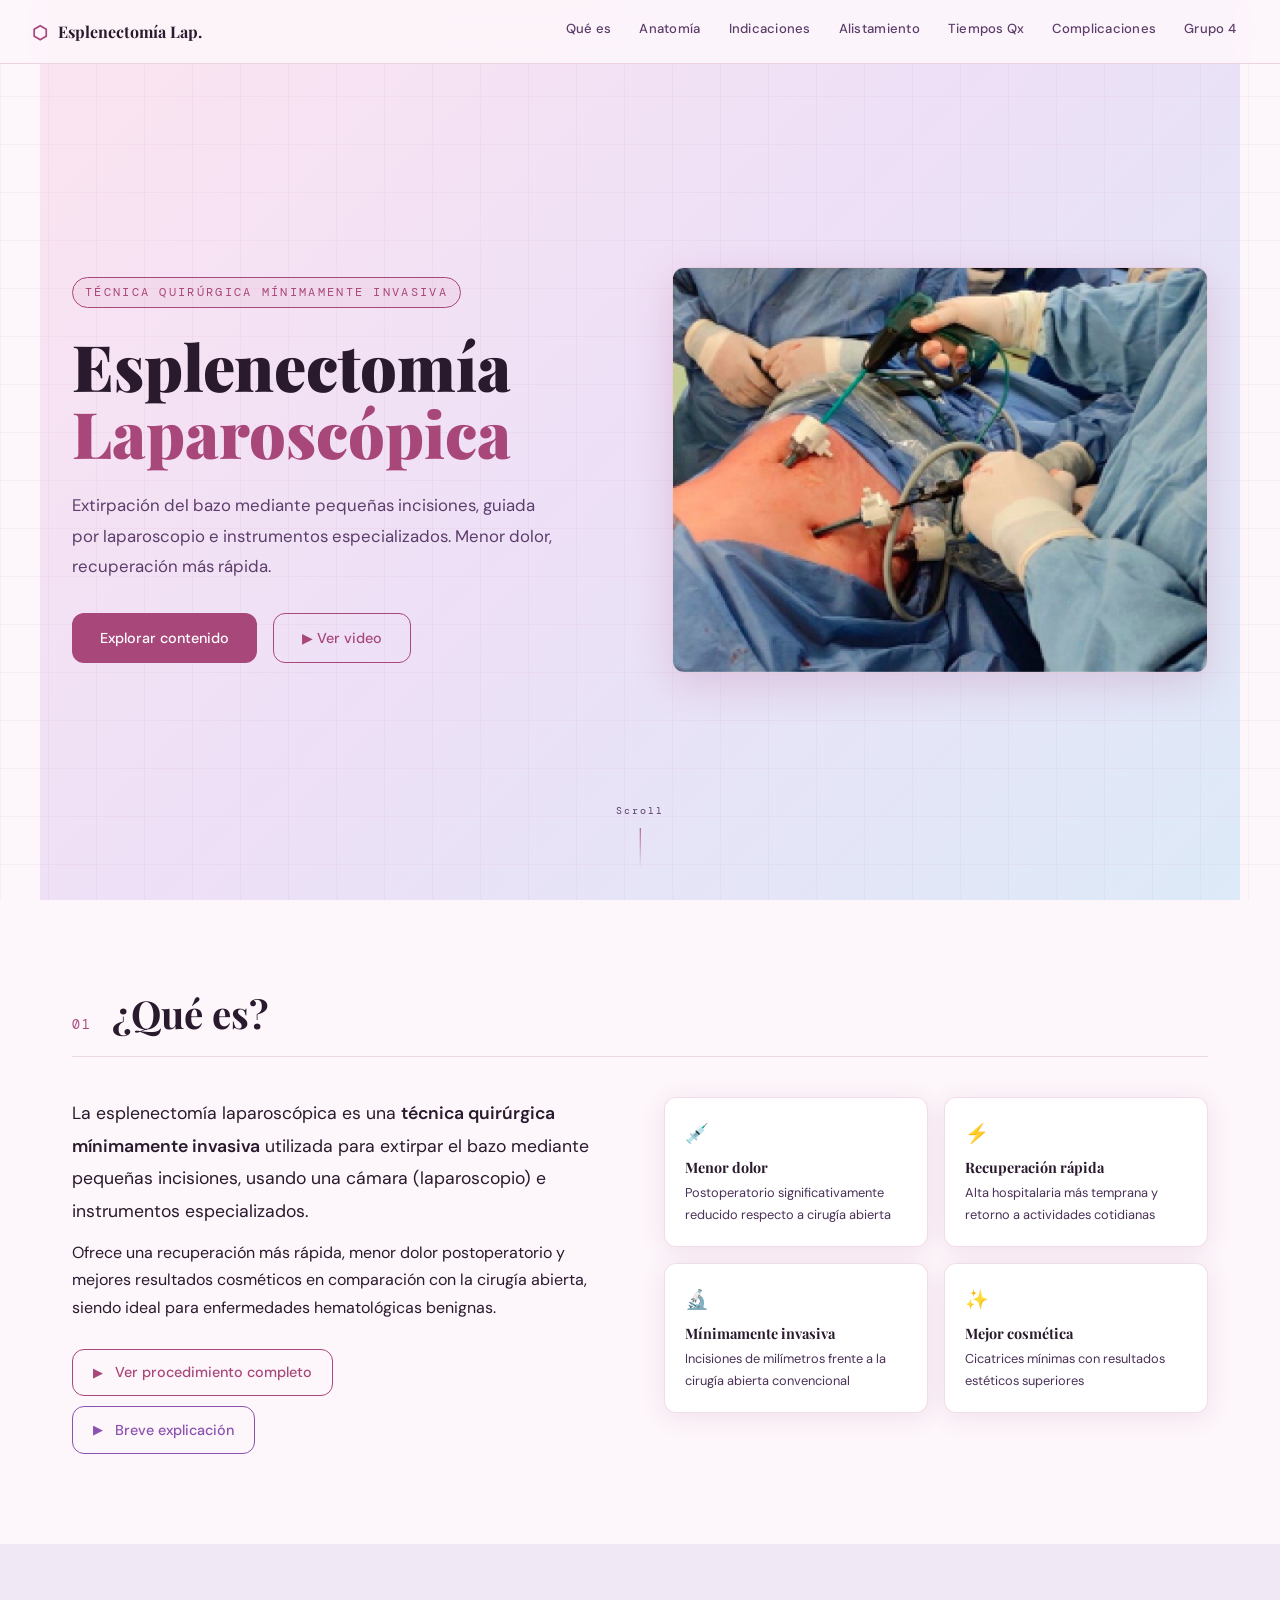
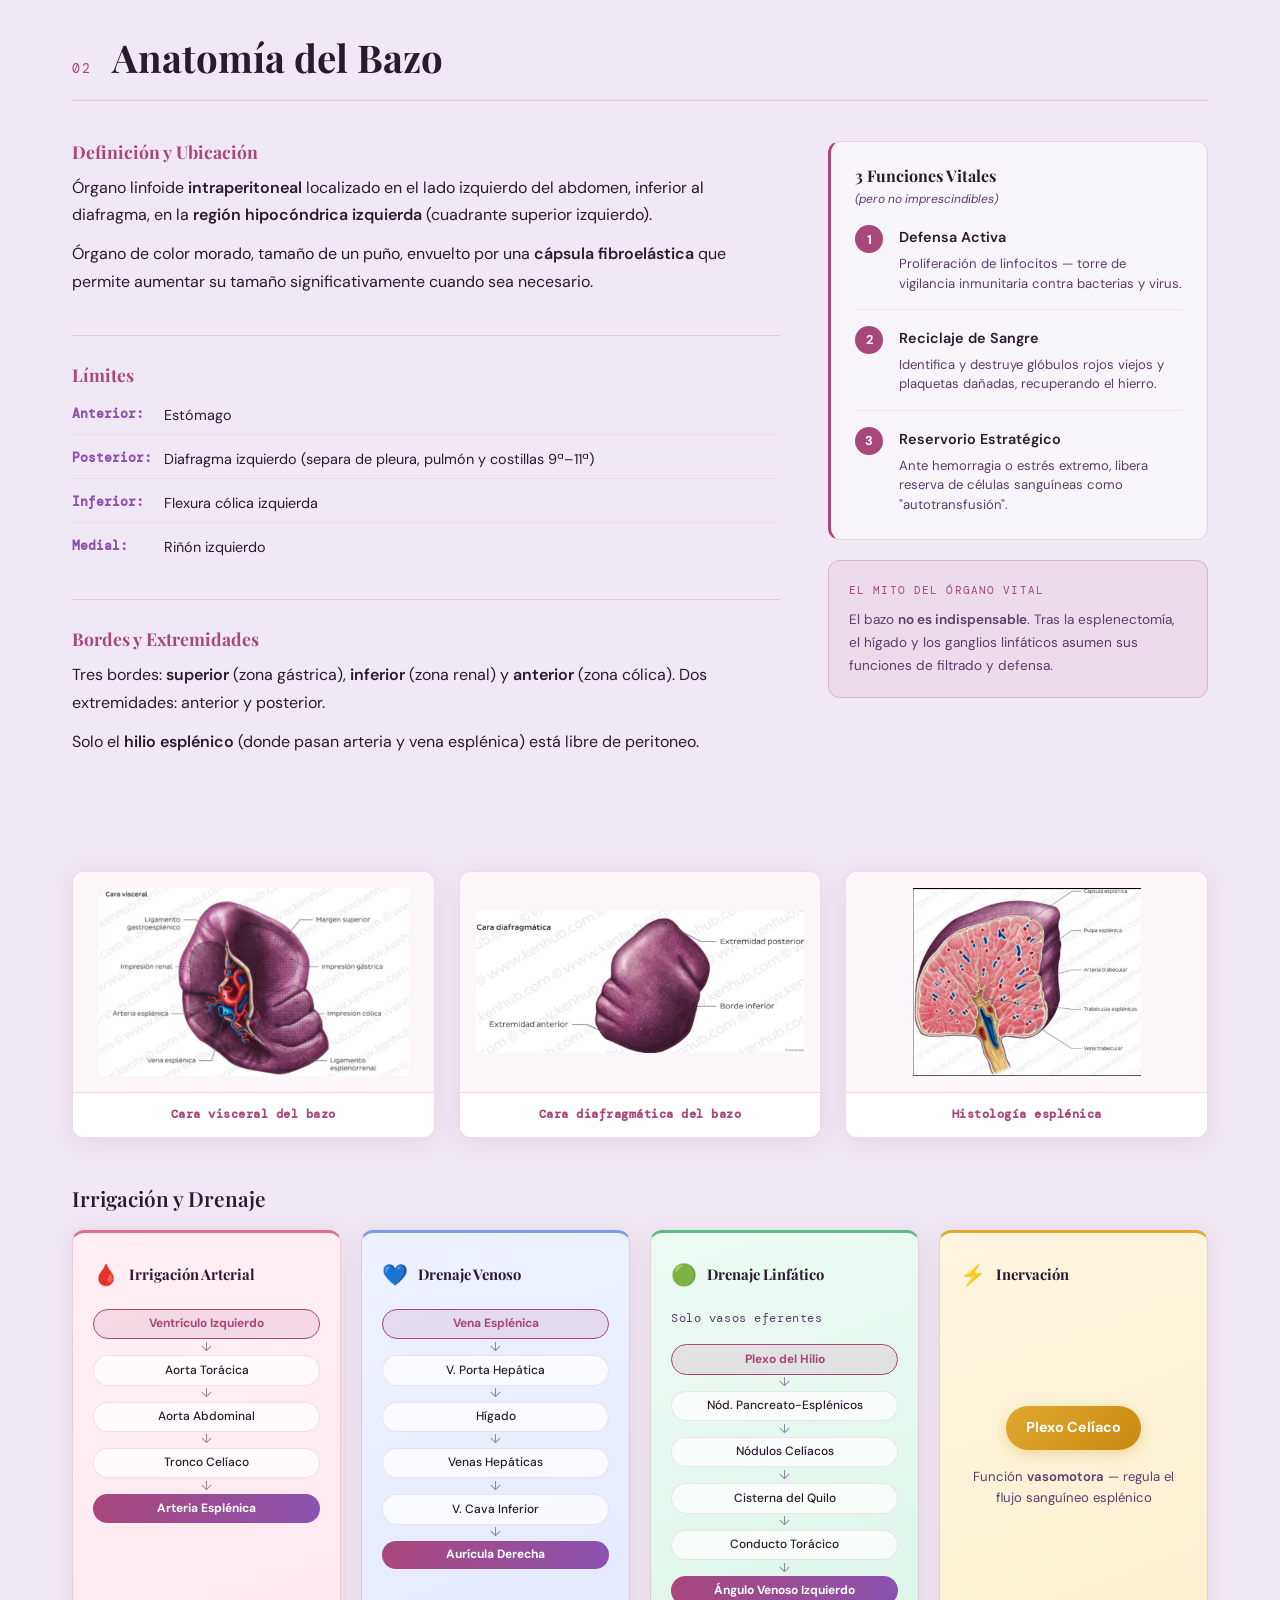
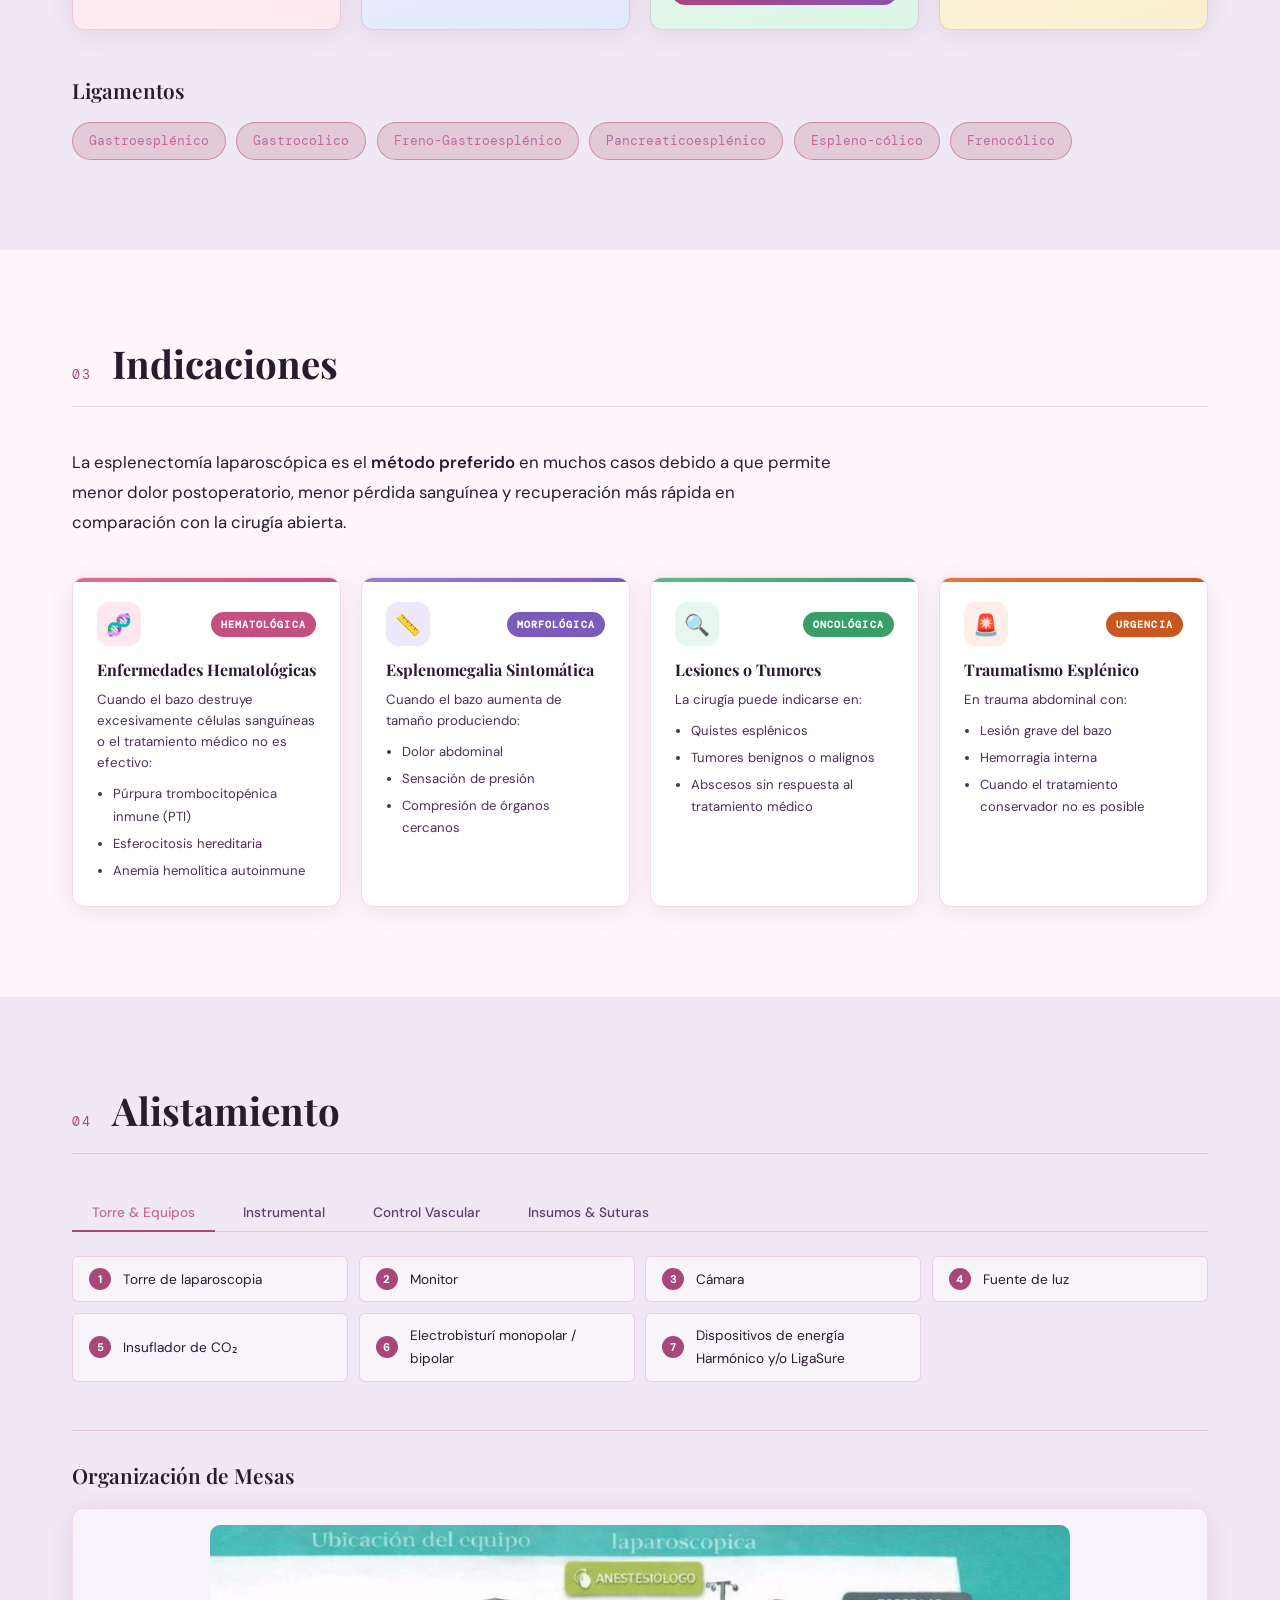
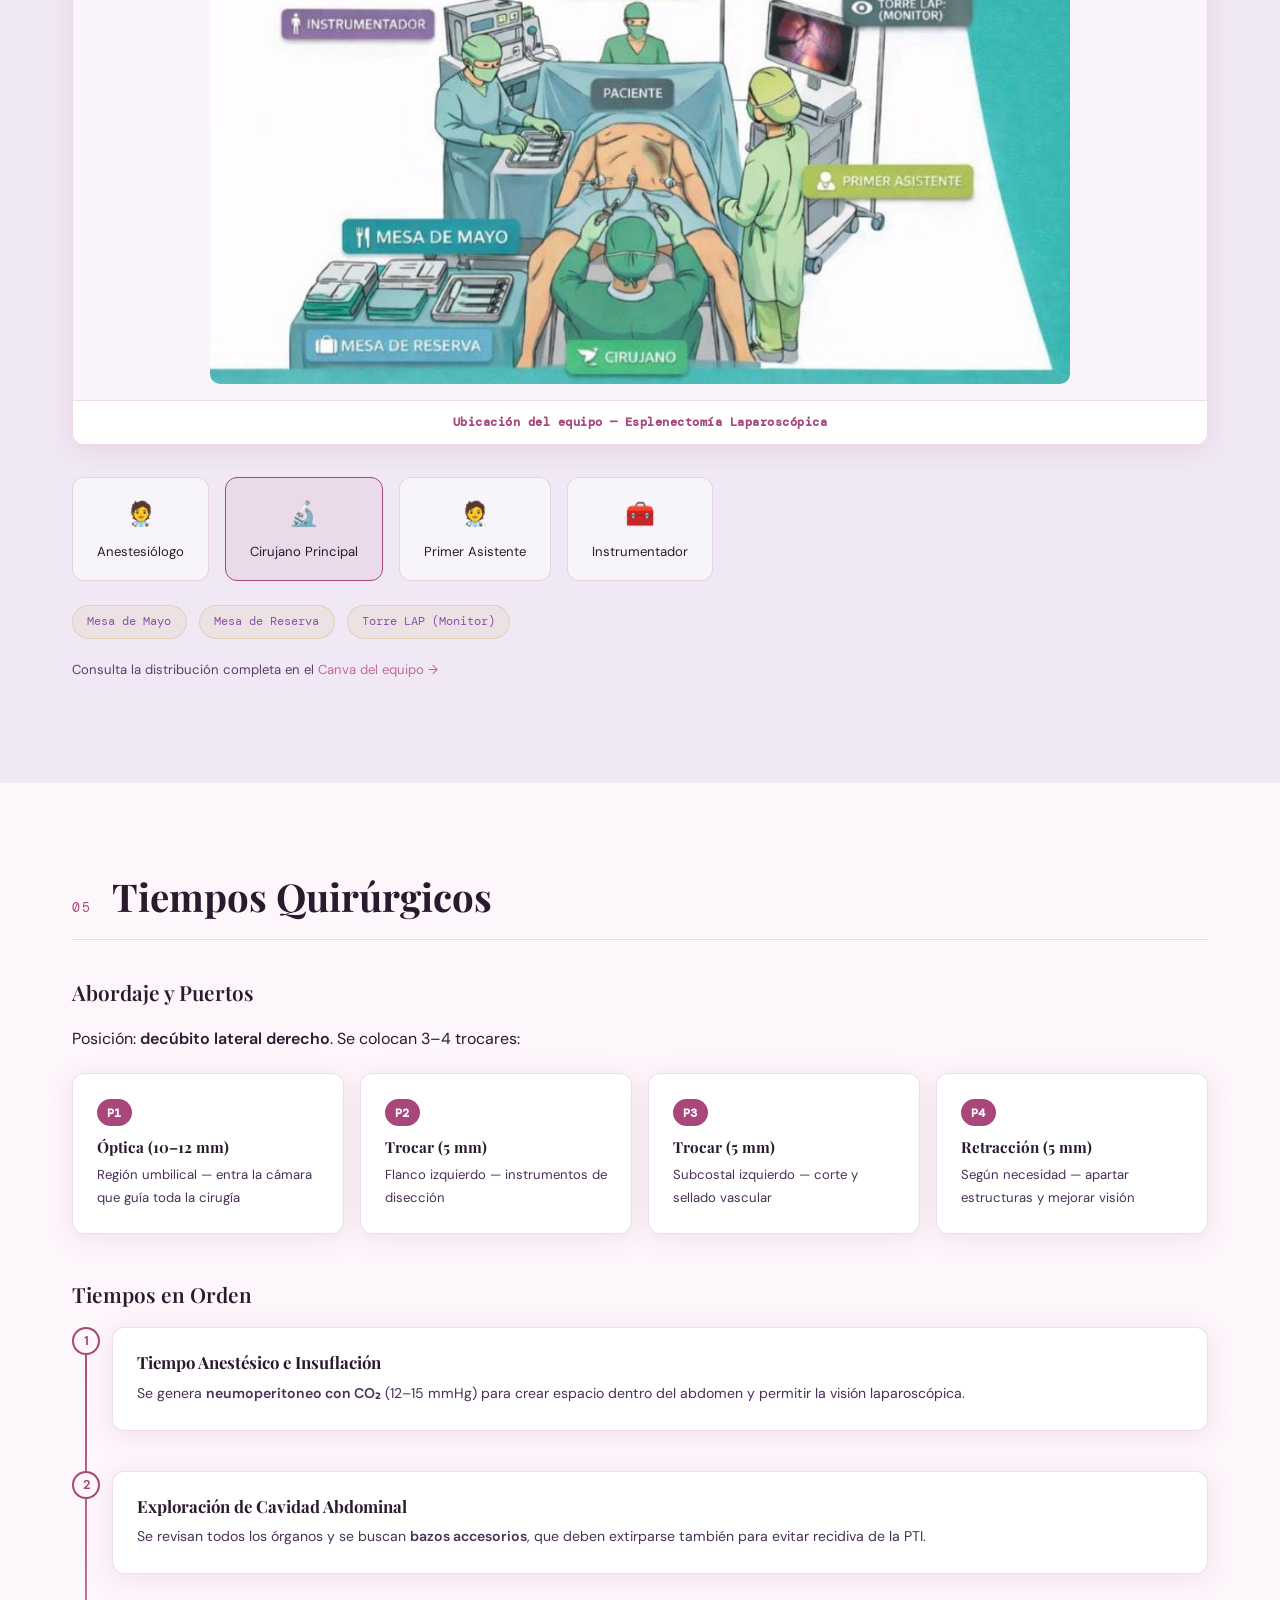
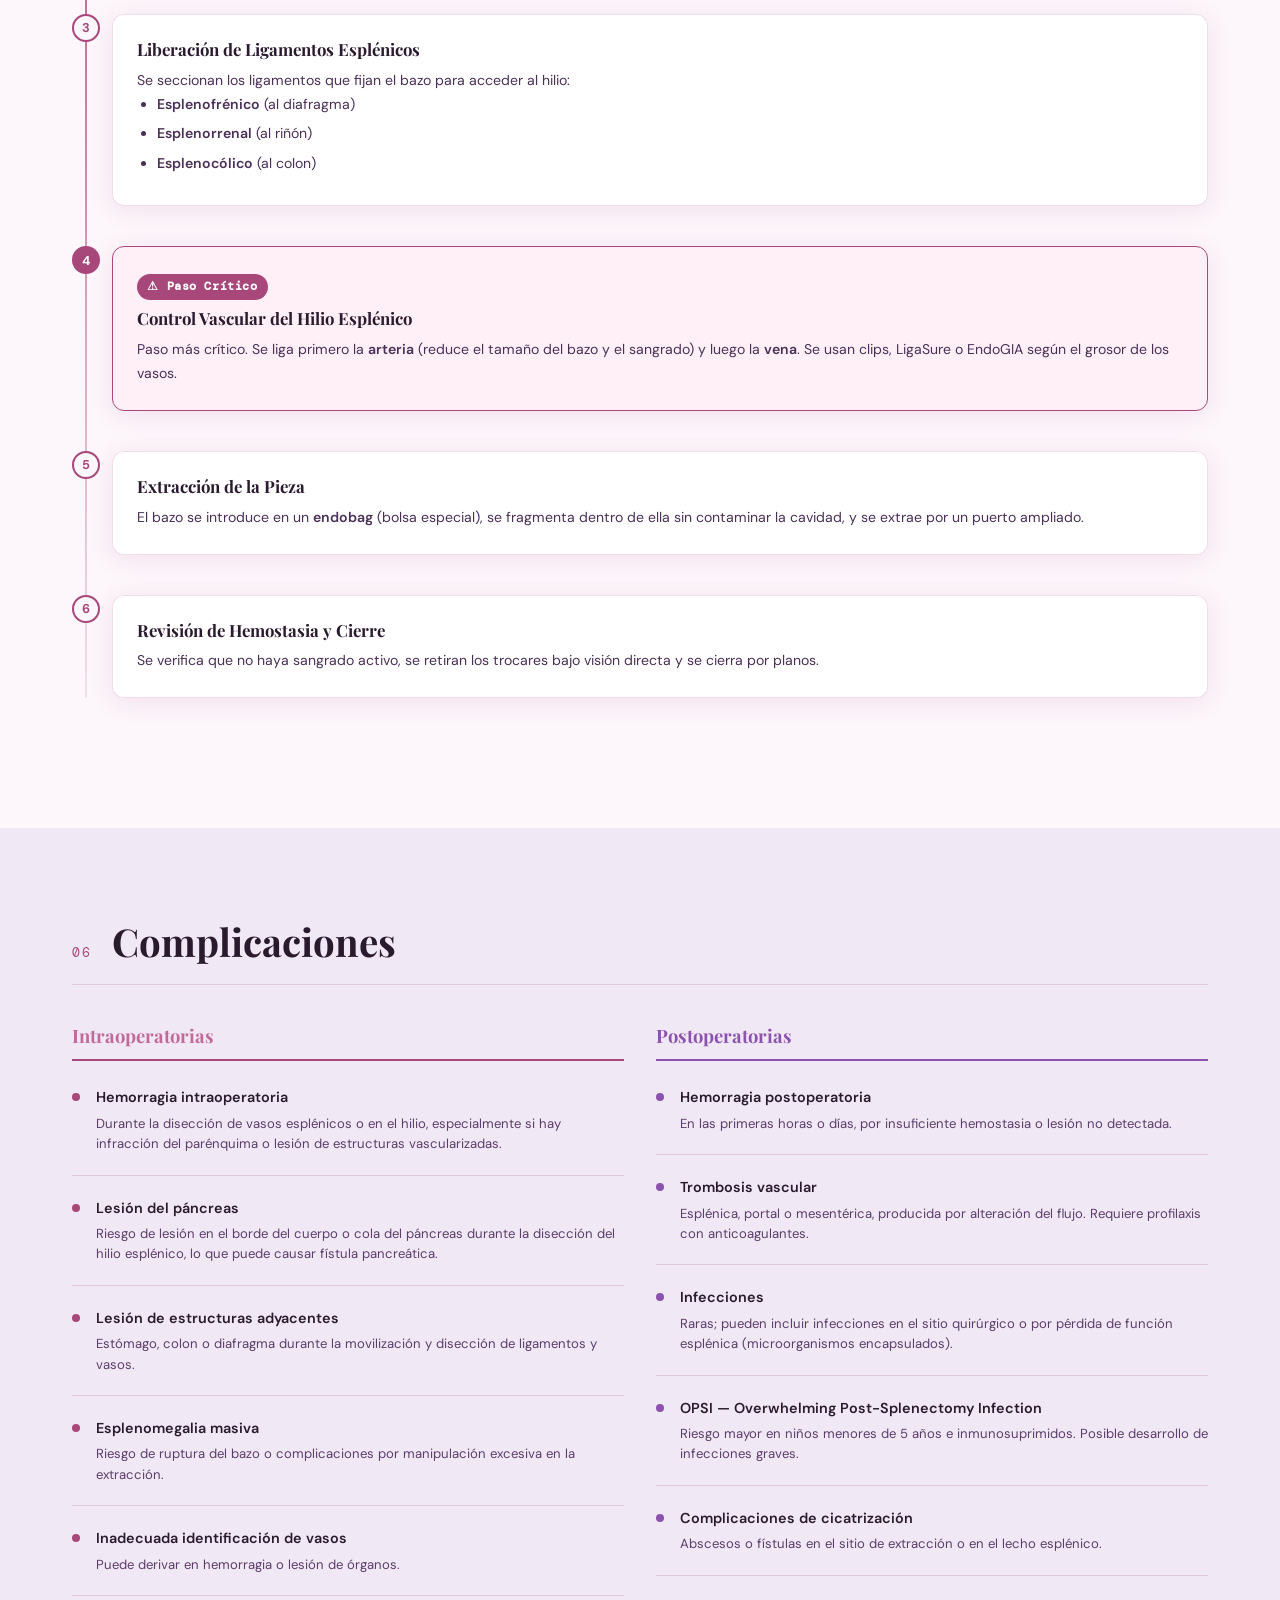
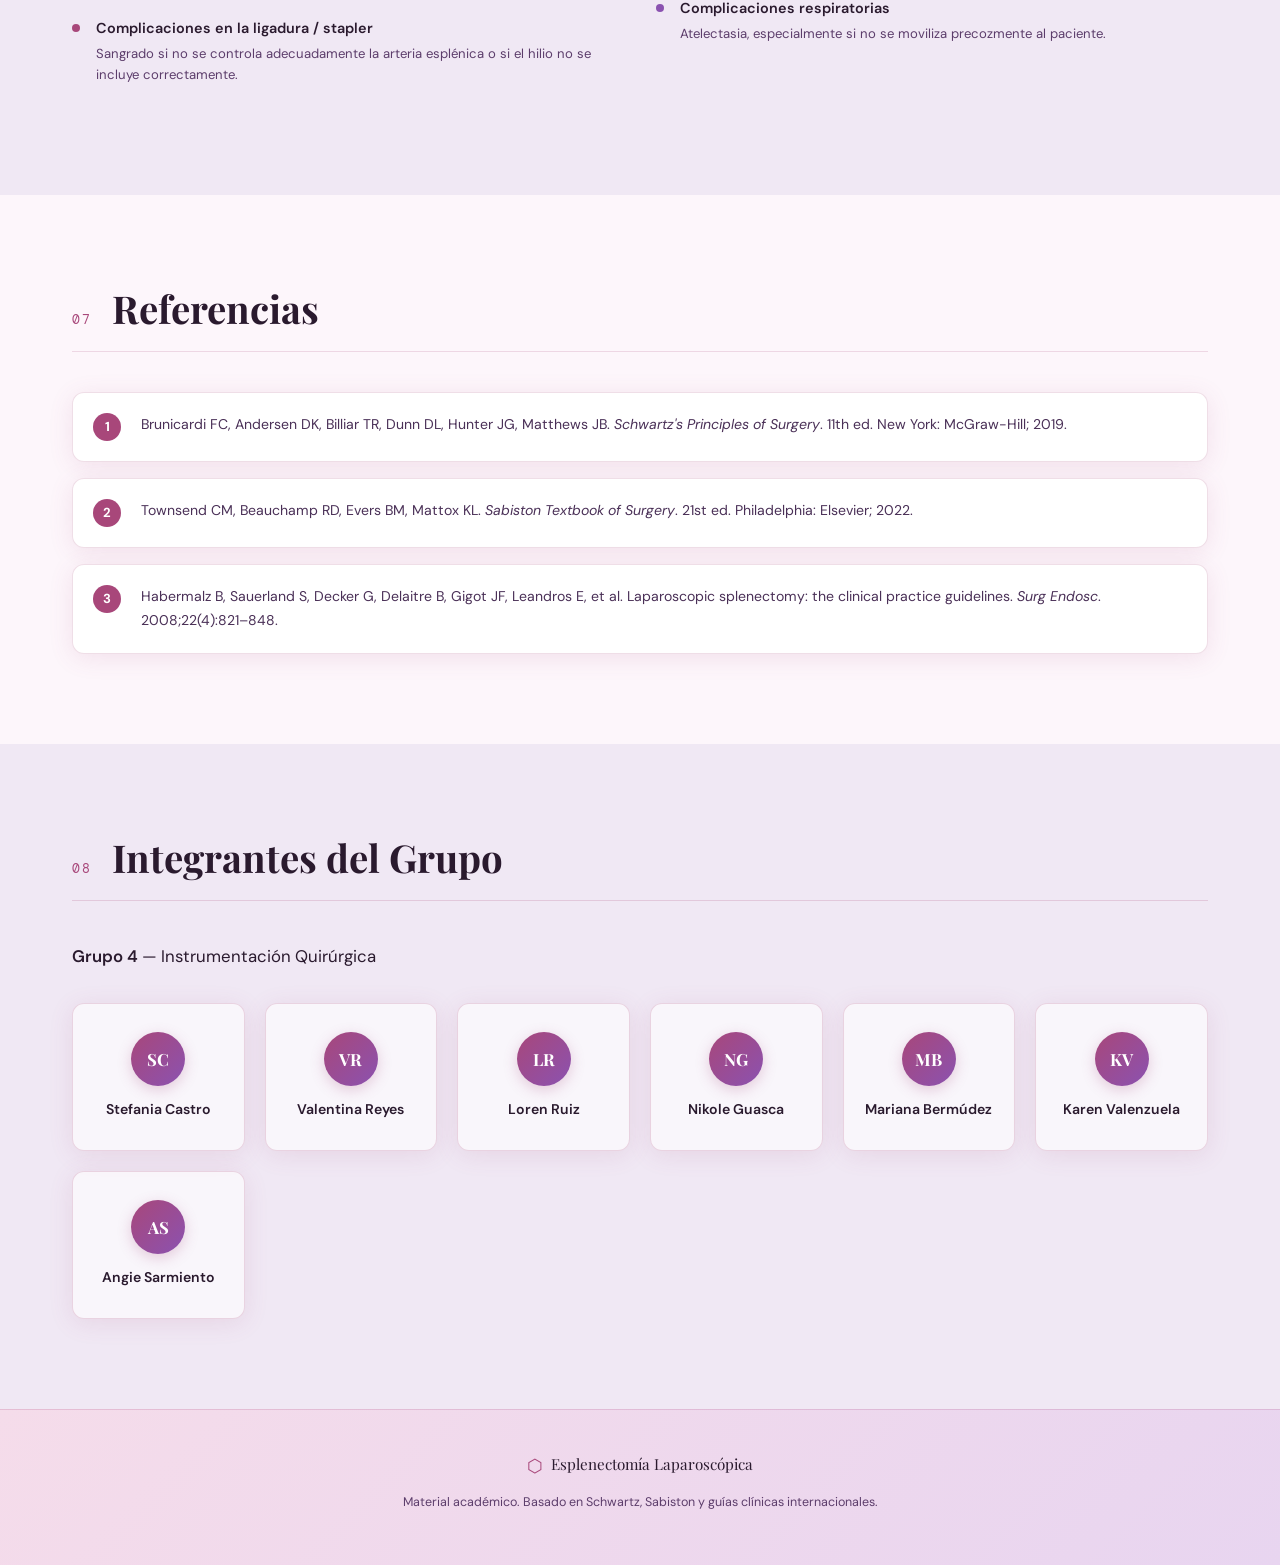
<file: esplenectomia-web/index.html>
<!DOCTYPE html>
<html lang="es">
<head>
  <meta charset="UTF-8" />
  <meta name="viewport" content="width=device-width, initial-scale=1.0"/>
  <title>Esplenectomía Laparoscópica</title>
  <link rel="stylesheet" href="css/styles.css"/>
  <link rel="preconnect" href="https://fonts.googleapis.com"/>
  <link rel="preconnect" href="https://fonts.gstatic.com" crossorigin/>
  <link href="https://fonts.googleapis.com/css2?family=Playfair+Display:wght@400;700;900&family=DM+Sans:wght@300;400;500&family=DM+Mono:wght@400;500&display=swap" rel="stylesheet"/>
</head>
<body>

  <!-- NAV -->
  <nav class="navbar" id="navbar">
    <div class="nav-logo">
      <span class="nav-icon">⬡</span>
      <span>Esplenectomía Lap.</span>
    </div>
    <ul class="nav-links">
      <li><a href="#que-es">Qué es</a></li>
      <li><a href="#anatomia">Anatomía</a></li>
      <li><a href="#indicaciones">Indicaciones</a></li>
      <li><a href="#alistamiento">Alistamiento</a></li>
      <li><a href="#tiempos">Tiempos Qx</a></li>
      <li><a href="#complicaciones">Complicaciones</a></li>
      <li><a href="#integrantes">Grupo 4</a></li>
    </ul>
    <button class="nav-toggle" id="navToggle">☰</button>
  </nav>

  <!-- HERO -->
  <header class="hero" id="home">
    <div class="hero-bg-grid"></div>
    <div class="hero-content">
      <p class="hero-tag">Técnica Quirúrgica Mínimamente Invasiva</p>
      <h1 class="hero-title">
        Esplenectomía<br/>
        <span class="hero-title-accent">Laparoscópica</span>
      </h1>
      <p class="hero-desc">
        Extirpación del bazo mediante pequeñas incisiones, guiada por laparoscopio
        e instrumentos especializados. Menor dolor, recuperación más rápida.
      </p>
      <div class="hero-actions">
        <a href="#que-es" class="btn btn-primary">Explorar contenido</a>
        <a href="https://www.youtube.com/watch?v=XZKffPaz0YE" target="_blank" class="btn btn-ghost">▶ Ver video</a>
      </div>
    </div>
    <div class="hero-visual">
      <div class="spleen-graphic">
        <img src="img/1.jpeg" alt="Esplenectomía laparoscópica — trocares y puertos" onerror="this.parentElement.classList.add('no-img')"/>
        <div class="placeholder-img">
          <span>🔬</span>
          <p>Cirugía Laparoscópica</p>
        </div>
      </div>
    </div>
    <div class="hero-scroll-hint">
      <span>Scroll</span>
      <div class="scroll-line"></div>
    </div>
  </header>

  <!-- QUÉ ES -->
  <section class="section section-light" id="que-es">
    <div class="container">
      <div class="section-header">
        <span class="section-num">01</span>
        <h2 class="section-title">¿Qué es?</h2>
      </div>
      <div class="two-col">
        <div class="col-text">
          <p class="lead-text">
            La esplenectomía laparoscópica es una <strong>técnica quirúrgica mínimamente invasiva</strong>
            utilizada para extirpar el bazo mediante pequeñas incisiones, usando una cámara
            (laparoscopio) e instrumentos especializados.
          </p>
          <p>
            Ofrece una recuperación más rápida, menor dolor postoperatorio y mejores resultados
            cosméticos en comparación con la cirugía abierta, siendo ideal para enfermedades
            hematológicas benignas.
          </p>
          <a href="https://www.youtube.com/watch?v=XZKffPaz0YE" target="_blank" class="video-link">
            <span class="play-btn">▶</span>
            Ver procedimiento completo
          </a>
          <a href="https://youtu.be/60j-emoOiiY?si=ugpjRJFWeUmNkMRE" target="_blank" class="video-link video-link-secondary">
            <span class="play-btn">▶</span>
            Breve explicación
          </a>
        </div>
        <div class="col-cards">
          <div class="benefit-card">
            <span class="benefit-icon">💉</span>
            <h4>Menor dolor</h4>
            <p>Postoperatorio significativamente reducido respecto a cirugía abierta</p>
          </div>
          <div class="benefit-card">
            <span class="benefit-icon">⚡</span>
            <h4>Recuperación rápida</h4>
            <p>Alta hospitalaria más temprana y retorno a actividades cotidianas</p>
          </div>
          <div class="benefit-card">
            <span class="benefit-icon">🔬</span>
            <h4>Mínimamente invasiva</h4>
            <p>Incisiones de milímetros frente a la cirugía abierta convencional</p>
          </div>
          <div class="benefit-card">
            <span class="benefit-icon">✨</span>
            <h4>Mejor cosmética</h4>
            <p>Cicatrices mínimas con resultados estéticos superiores</p>
          </div>
        </div>
      </div>
    </div>
  </section>

  <!-- ANATOMÍA -->
  <section class="section section-dark" id="anatomia">
    <div class="container">
      <div class="section-header">
        <span class="section-num">02</span>
        <h2 class="section-title">Anatomía del Bazo</h2>
      </div>

      <div class="anatomy-grid">
        <div class="anatomy-info">
          <div class="info-block">
            <h3>Definición y Ubicación</h3>
            <p>Órgano linfoide <strong>intraperitoneal</strong> localizado en el lado izquierdo del abdomen, inferior al diafragma, en la <strong>región hipocóndrica izquierda</strong> (cuadrante superior izquierdo).</p>
            <p>Órgano de color morado, tamaño de un puño, envuelto por una <strong>cápsula fibroelástica</strong> que permite aumentar su tamaño significativamente cuando sea necesario.</p>
          </div>

          <div class="info-block">
            <h3>Límites</h3>
            <ul class="anatomy-list">
              <li><span class="dir">Anterior:</span> Estómago</li>
              <li><span class="dir">Posterior:</span> Diafragma izquierdo (separa de pleura, pulmón y costillas 9ª–11ª)</li>
              <li><span class="dir">Inferior:</span> Flexura cólica izquierda</li>
              <li><span class="dir">Medial:</span> Riñón izquierdo</li>
            </ul>
          </div>

          <div class="info-block">
            <h3>Bordes y Extremidades</h3>
            <p>Tres bordes: <strong>superior</strong> (zona gástrica), <strong>inferior</strong> (zona renal) y <strong>anterior</strong> (zona cólica). Dos extremidades: anterior y posterior.</p>
            <p>Solo el <strong>hilio esplénico</strong> (donde pasan arteria y vena esplénica) está libre de peritoneo.</p>
          </div>
        </div>

        <div class="anatomy-sidebar">
          <div class="functions-card">
            <h3>3 Funciones Vitales</h3>
            <p class="card-subtitle">(pero no imprescindibles)</p>
            <div class="function-item">
              <div class="func-num">1</div>
              <div>
                <strong>Defensa Activa</strong>
                <p>Proliferación de linfocitos — torre de vigilancia inmunitaria contra bacterias y virus.</p>
              </div>
            </div>
            <div class="function-item">
              <div class="func-num">2</div>
              <div>
                <strong>Reciclaje de Sangre</strong>
                <p>Identifica y destruye glóbulos rojos viejos y plaquetas dañadas, recuperando el hierro.</p>
              </div>
            </div>
            <div class="function-item">
              <div class="func-num">3</div>
              <div>
                <strong>Reservorio Estratégico</strong>
                <p>Ante hemorragia o estrés extremo, libera reserva de células sanguíneas como "autotransfusión".</p>
              </div>
            </div>
          </div>

          <div class="myth-card">
            <span class="myth-label">El mito del órgano vital</span>
            <p>El bazo <strong>no es indispensable</strong>. Tras la esplenectomía, el hígado y los ganglios linfáticos asumen sus funciones de filtrado y defensa.</p>
          </div>
        </div>
      </div>

      <!-- Imágenes anatómicas -->
      <div class="anatomy-images">
        <div class="anat-img-card">
          <div class="img-wrapper">
            <img src="img/2.jpeg" alt="Cara visceral del bazo"/>
          </div>
          <p class="anat-img-caption">Cara visceral del bazo</p>
        </div>
        <div class="anat-img-card">
          <div class="img-wrapper">
            <img src="img/3.jpeg" alt="Cara diafragmática del bazo"/>
          </div>
          <p class="anat-img-caption">Cara diafragmática del bazo</p>
        </div>
        <div class="anat-img-card">
          <div class="img-wrapper">
            <img src="img/4.jpeg" alt="Histología esplénica"/>
          </div>
          <p class="anat-img-caption">Histología esplénica</p>
        </div>
      </div>

      <!-- Vascular -->
      <div class="vascular-section">
        <h3 class="subsection-title">Irrigación y Drenaje</h3>
        <div class="vascular-grid">

          <div class="vascular-card vc-arterial">
            <div class="vc-header">
              <span class="vc-icon">🩸</span>
              <h4>Irrigación Arterial</h4>
            </div>
            <div class="vc-chain-vertical">
              <div class="vc-node start">Ventrículo Izquierdo</div>
              <div class="vc-arrow-down">↓</div>
              <div class="vc-node">Aorta Torácica</div>
              <div class="vc-arrow-down">↓</div>
              <div class="vc-node">Aorta Abdominal</div>
              <div class="vc-arrow-down">↓</div>
              <div class="vc-node">Tronco Celíaco</div>
              <div class="vc-arrow-down">↓</div>
              <div class="vc-node end">Arteria Esplénica</div>
            </div>
          </div>

          <div class="vascular-card vc-venoso">
            <div class="vc-header">
              <span class="vc-icon">💙</span>
              <h4>Drenaje Venoso</h4>
            </div>
            <div class="vc-chain-vertical">
              <div class="vc-node start">Vena Esplénica</div>
              <div class="vc-arrow-down">↓</div>
              <div class="vc-node">V. Porta Hepática</div>
              <div class="vc-arrow-down">↓</div>
              <div class="vc-node">Hígado</div>
              <div class="vc-arrow-down">↓</div>
              <div class="vc-node">Venas Hepáticas</div>
              <div class="vc-arrow-down">↓</div>
              <div class="vc-node">V. Cava Inferior</div>
              <div class="vc-arrow-down">↓</div>
              <div class="vc-node end">Aurícula Derecha</div>
            </div>
          </div>

          <div class="vascular-card vc-linfatico">
            <div class="vc-header">
              <span class="vc-icon">🟢</span>
              <h4>Drenaje Linfático</h4>
            </div>
            <p class="vc-subtitle">Solo vasos eferentes</p>
            <div class="vc-chain-vertical">
              <div class="vc-node start">Plexo del Hilio</div>
              <div class="vc-arrow-down">↓</div>
              <div class="vc-node">Nód. Pancreato-Esplénicos</div>
              <div class="vc-arrow-down">↓</div>
              <div class="vc-node">Nódulos Celíacos</div>
              <div class="vc-arrow-down">↓</div>
              <div class="vc-node">Cisterna del Quilo</div>
              <div class="vc-arrow-down">↓</div>
              <div class="vc-node">Conducto Torácico</div>
              <div class="vc-arrow-down">↓</div>
              <div class="vc-node end">Ángulo Venoso Izquierdo</div>
            </div>
          </div>

          <div class="vascular-card vc-inervacion">
            <div class="vc-header">
              <span class="vc-icon">⚡</span>
              <h4>Inervación</h4>
            </div>
            <div class="vc-inervacion-body">
              <div class="vc-plexo-badge">Plexo Celíaco</div>
              <p class="vc-inervacion-desc">Función <strong>vasomotora</strong> — regula el flujo sanguíneo esplénico</p>
            </div>
          </div>

        </div>
      </div>

      <!-- Ligamentos -->
      <div class="ligaments-section">
        <h3 class="subsection-title">Ligamentos</h3>
        <div class="lig-grid">
          <div class="lig-tag">Gastroesplénico</div>
          <div class="lig-tag">Gastrocolico</div>
          <div class="lig-tag">Freno-Gastroesplénico</div>
          <div class="lig-tag">Pancreaticoesplénico</div>
          <div class="lig-tag">Espleno-cólico</div>
          <div class="lig-tag">Frenocólico</div>
        </div>
      </div>
    </div>
  </section>

  <!-- INDICACIONES -->
  <section class="section section-light" id="indicaciones">
    <div class="container">
      <div class="section-header">
        <span class="section-num">03</span>
        <h2 class="section-title">Indicaciones</h2>
      </div>
      <p class="section-intro">
        La esplenectomía laparoscópica es el <strong>método preferido</strong> en muchos casos debido a que permite 
        menor dolor postoperatorio, menor pérdida sanguínea y recuperación más rápida en comparación con la cirugía abierta.
      </p>
      <div class="indications-grid">
        <div class="indication-card">
          <div class="ind-top">
            <div class="ind-icon-wrap ic-hemato">🧬</div>
            <div class="ind-badge">Hematológica</div>
          </div>
          <h3>Enfermedades Hematológicas</h3>
          <p>Cuando el bazo destruye excesivamente células sanguíneas o el tratamiento médico no es efectivo:</p>
          <ul>
            <li>Púrpura trombocitopénica inmune (PTI)</li>
            <li>Esferocitosis hereditaria</li>
            <li>Anemia hemolítica autoinmune</li>
          </ul>
        </div>
        <div class="indication-card">
          <div class="ind-top">
            <div class="ind-icon-wrap ic-espleno">📏</div>
            <div class="ind-badge">Morfológica</div>
          </div>
          <h3>Esplenomegalia Sintomática</h3>
          <p>Cuando el bazo aumenta de tamaño produciendo:</p>
          <ul>
            <li>Dolor abdominal</li>
            <li>Sensación de presión</li>
            <li>Compresión de órganos cercanos</li>
          </ul>
        </div>
        <div class="indication-card">
          <div class="ind-top">
            <div class="ind-icon-wrap ic-tumor">🔍</div>
            <div class="ind-badge">Oncológica</div>
          </div>
          <h3>Lesiones o Tumores</h3>
          <p>La cirugía puede indicarse en:</p>
          <ul>
            <li>Quistes esplénicos</li>
            <li>Tumores benignos o malignos</li>
            <li>Abscesos sin respuesta al tratamiento médico</li>
          </ul>
        </div>
        <div class="indication-card">
          <div class="ind-top">
            <div class="ind-icon-wrap ic-trauma">🚨</div>
            <div class="ind-badge">Urgencia</div>
          </div>
          <h3>Traumatismo Esplénico</h3>
          <p>En trauma abdominal con:</p>
          <ul>
            <li>Lesión grave del bazo</li>
            <li>Hemorragia interna</li>
            <li>Cuando el tratamiento conservador no es posible</li>
          </ul>
        </div>
      </div>
    </div>
  </section>

  <!-- ALISTAMIENTO -->
  <section class="section section-dark" id="alistamiento">
    <div class="container">
      <div class="section-header">
        <span class="section-num">04</span>
        <h2 class="section-title">Alistamiento</h2>
      </div>

      <div class="equipment-tabs">
        <div class="tab-buttons">
          <button class="tab-btn active" data-tab="equipos">Torre & Equipos</button>
          <button class="tab-btn" data-tab="instrumental">Instrumental</button>
          <button class="tab-btn" data-tab="vascular">Control Vascular</button>
          <button class="tab-btn" data-tab="insumos">Insumos & Suturas</button>
        </div>

        <div class="tab-content active" id="tab-equipos">
          <div class="eq-grid">
            <div class="eq-item"><span class="eq-num">1</span><span>Torre de laparoscopia</span></div>
            <div class="eq-item"><span class="eq-num">2</span><span>Monitor</span></div>
            <div class="eq-item"><span class="eq-num">3</span><span>Cámara</span></div>
            <div class="eq-item"><span class="eq-num">4</span><span>Fuente de luz</span></div>
            <div class="eq-item"><span class="eq-num">5</span><span>Insuflador de CO₂</span></div>
            <div class="eq-item"><span class="eq-num">6</span><span>Electrobisturí monopolar / bipolar</span></div>
            <div class="eq-item"><span class="eq-num">7</span><span>Dispositivos de energía Harmónico y/o LigaSure</span></div>
          </div>
        </div>

        <div class="tab-content" id="tab-instrumental">
          <div class="eq-grid">
            <div class="eq-item"><span class="eq-num">1</span><span>Óptica laparoscópica 10mm-30°</span></div>
            <div class="eq-item"><span class="eq-num">2</span><span>Pinza Maryland</span></div>
            <div class="eq-item"><span class="eq-num">3</span><span>Pinza de disección laparoscópica</span></div>
            <div class="eq-item"><span class="eq-num">4</span><span>Tijera laparoscópica</span></div>
            <div class="eq-item"><span class="eq-num">5</span><span>Pinza atraumática intestinal</span></div>
            <div class="eq-item"><span class="eq-num">6</span><span>Pinza Babcock laparoscópica</span></div>
            <div class="eq-item"><span class="eq-num">7</span><span>Pinza fenestrada</span></div>
            <div class="eq-item"><span class="eq-num">8</span><span>Pinza de agarre atraumática</span></div>
            <div class="eq-item"><span class="eq-num">9</span><span>Porta clips laparoscopia</span></div>
            <div class="eq-item"><span class="eq-num">10</span><span>Empujador de nudos laparoscopia</span></div>
            <div class="eq-item"><span class="eq-num">11</span><span>Aspirador-Irrigador laparoscópico</span></div>
            <div class="eq-item"><span class="eq-num">12</span><span>Trocar 10–12 mm (óptica)</span></div>
            <div class="eq-item"><span class="eq-num">13</span><span>Trocar 12 mm (instrumentos mayores / grapadora)</span></div>
            <div class="eq-item"><span class="eq-num">14</span><span>Trocares 5 mm</span></div>
            <div class="eq-item"><span class="eq-num">15</span><span>Cánulas</span></div>
          </div>
        </div>

        <div class="tab-content" id="tab-vascular">
          <div class="eq-grid">
            <div class="eq-item"><span class="eq-num">1</span><span>Grapadora vascular laparoscópica</span></div>
            <div class="eq-item"><span class="eq-num">2</span><span>Aplicador de clips</span></div>
          </div>
          <h4 class="sub-heading">Insumos Médico-Quirúrgicos</h4>
          <div class="eq-grid">
            <div class="eq-item"><span class="eq-num">1</span><span>Clips de titanio</span></div>
            <div class="eq-item"><span class="eq-num">2</span><span>Cargas de grapadora vascular</span></div>
            <div class="eq-item"><span class="eq-num">3</span><span>Bolsa de extracción (Endobag)</span></div>
            <div class="eq-item"><span class="eq-num">4</span><span>Compresas laparoscópicas</span></div>
            <div class="eq-item"><span class="eq-num">5</span><span>Gasas</span></div>
            <div class="eq-item"><span class="eq-num">6</span><span>Campos</span></div>
          </div>
        </div>

        <div class="tab-content" id="tab-insumos">
          <div class="sutura-grid">

            <div class="sutura-card sc-prolene">
              <div class="sc-color-bar"></div>
              <div class="sc-body">
                <div class="sc-top">
                  <span class="sc-thread-icon">🧵</span>
                  <span class="sc-badge sc-no-abs">No Absorbible</span>
                </div>
                <h4>Polipropileno</h4>
                <p class="sc-nombre-comercial">Prolene</p>
                <div class="sc-specs">
                  <div class="sc-spec"><span class="sc-spec-label">Calibre</span><span>3/0</span></div>
                  <div class="sc-spec"><span class="sc-spec-label">Aguja</span><span>ACC · 3/8 C · 26 mm</span></div>
                  <div class="sc-spec"><span class="sc-spec-label">Estructura</span><span>Monofilamento</span></div>
                  <div class="sc-spec"><span class="sc-spec-label">Material</span><span>Sintética</span></div>
                </div>
                <div class="sc-uso">
                  <span class="sc-uso-label">Uso en cirugía</span>
                  <p>Cierre de <strong>piel</strong></p>
                </div>
              </div>
            </div>

            <div class="sutura-card sc-vicryl">
              <div class="sc-color-bar"></div>
              <div class="sc-body">
                <div class="sc-top">
                  <span class="sc-thread-icon">🧵</span>
                  <span class="sc-badge sc-abs">Absorbible</span>
                </div>
                <h4>Poliglactina 910</h4>
                <p class="sc-nombre-comercial">Vicryl</p>
                <div class="sc-specs">
                  <div class="sc-spec"><span class="sc-spec-label">Calibre</span><span>0</span></div>
                  <div class="sc-spec"><span class="sc-spec-label">Aguja</span><span>ACR · 3/8 C · 36 mm</span></div>
                  <div class="sc-spec"><span class="sc-spec-label">Estructura</span><span>Multifilamento</span></div>
                  <div class="sc-spec"><span class="sc-spec-label">Material</span><span>Sintética</span></div>
                </div>
                <div class="sc-uso">
                  <span class="sc-uso-label">Uso en cirugía</span>
                  <p>Cierre de <strong>fascia (aponeurosis)</strong></p>
                </div>
              </div>
            </div>

            <div class="sutura-card sc-seda">
              <div class="sc-color-bar"></div>
              <div class="sc-body">
                <div class="sc-top">
                  <span class="sc-thread-icon">🧵</span>
                  <span class="sc-badge sc-no-abs">No Absorbible</span>
                </div>
                <h4>Seda</h4>
                <p class="sc-nombre-comercial">Silk</p>
                <div class="sc-specs">
                  <div class="sc-spec"><span class="sc-spec-label">Calibre</span><span>0</span></div>
                  <div class="sc-spec"><span class="sc-spec-label">Aguja</span><span>Sin aguja</span></div>
                  <div class="sc-spec"><span class="sc-spec-label">Estructura</span><span>Multifilamento</span></div>
                  <div class="sc-spec"><span class="sc-spec-label">Material</span><span>Natural</span></div>
                </div>
                <div class="sc-uso">
                  <span class="sc-uso-label">Uso en cirugía</span>
                  <p>Ligadura de la <strong>vena esplénica</strong></p>
                </div>
              </div>
            </div>

          </div>
        </div>
      </div>

      <!-- Organización de Mesas -->
      <div class="org-mesas">
        <h3 class="subsection-title">Organización de Mesas</h3>

        <div class="org-mesas-img">
          <div class="img-wrapper">
            <img src="img/5.jpeg" alt="Ubicación del equipo laparoscópico en quirófano"/>
          </div>
          <p class="anat-img-caption">Ubicación del equipo — Esplenectomía Laparoscópica</p>
        </div>

        <div class="equipo-qx">
          <div class="rol-card">
            <span class="rol-icon">🧑‍⚕️</span>
            <span>Anestesiólogo</span>
          </div>
          <div class="rol-card highlight-rol">
            <span class="rol-icon">🔬</span>
            <span>Cirujano Principal</span>
          </div>
          <div class="rol-card">
            <span class="rol-icon">🧑‍⚕️</span>
            <span>Primer Asistente</span>
          </div>
          <div class="rol-card">
            <span class="rol-icon">🧰</span>
            <span>Instrumentador</span>
          </div>
        </div>
        <div class="mesas-info">
          <div class="mesa-tag">Mesa de Mayo</div>
          <div class="mesa-tag">Mesa de Reserva</div>
          <div class="mesa-tag">Torre LAP (Monitor)</div>
          <p class="mesa-note">Consulta la distribución completa en el <a href="https://www.canva.com/design/DAHDsZbVXOQ/WNMiOqhoFUQWFtQSziS0yQ/edit" target="_blank">Canva del equipo →</a></p>
        </div>
      </div>
    </div>
  </section>

  <!-- TIEMPOS QUIRÚRGICOS -->
  <section class="section section-light" id="tiempos">
    <div class="container">
      <div class="section-header">
        <span class="section-num">05</span>
        <h2 class="section-title">Tiempos Quirúrgicos</h2>
      </div>

      <!-- Puertos -->
      <div class="puertos-section">
        <h3 class="subsection-title">Abordaje y Puertos</h3>
        <p>Posición: <strong>decúbito lateral derecho</strong>. Se colocan 3–4 trocares:</p>
        <div class="puertos-grid">
          <div class="puerto-card">
            <div class="puerto-num">P1</div>
            <h4>Óptica (10–12 mm)</h4>
            <p>Región umbilical — entra la cámara que guía toda la cirugía</p>
          </div>
          <div class="puerto-card">
            <div class="puerto-num">P2</div>
            <h4>Trocar (5 mm)</h4>
            <p>Flanco izquierdo — instrumentos de disección</p>
          </div>
          <div class="puerto-card">
            <div class="puerto-num">P3</div>
            <h4>Trocar (5 mm)</h4>
            <p>Subcostal izquierdo — corte y sellado vascular</p>
          </div>
          <div class="puerto-card">
            <div class="puerto-num">P4</div>
            <h4>Retracción (5 mm)</h4>
            <p>Según necesidad — apartar estructuras y mejorar visión</p>
          </div>
        </div>
      </div>

      <!-- Timeline -->
      <div class="timeline-section">
        <h3 class="subsection-title">Tiempos en Orden</h3>
        <div class="timeline">

          <div class="tl-item">
            <div class="tl-marker">
              <span class="tl-num">1</span>
            </div>
            <div class="tl-content">
              <h4>Tiempo Anestésico e Insuflación</h4>
              <p>Se genera <strong>neumoperitoneo con CO₂</strong> (12–15 mmHg) para crear espacio dentro del abdomen y permitir la visión laparoscópica.</p>
            </div>
          </div>

          <div class="tl-item">
            <div class="tl-marker">
              <span class="tl-num">2</span>
            </div>
            <div class="tl-content">
              <h4>Exploración de Cavidad Abdominal</h4>
              <p>Se revisan todos los órganos y se buscan <strong>bazos accesorios</strong>, que deben extirparse también para evitar recidiva de la PTI.</p>
            </div>
          </div>

          <div class="tl-item">
            <div class="tl-marker">
              <span class="tl-num">3</span>
            </div>
            <div class="tl-content">
              <h4>Liberación de Ligamentos Esplénicos</h4>
              <p>Se seccionan los ligamentos que fijan el bazo para acceder al hilio:</p>
              <ul>
                <li><strong>Esplenofrénico</strong> (al diafragma)</li>
                <li><strong>Esplenorrenal</strong> (al riñón)</li>
                <li><strong>Esplenocólico</strong> (al colon)</li>
              </ul>
            </div>
          </div>

          <div class="tl-item critical">
            <div class="tl-marker">
              <span class="tl-num">4</span>
            </div>
            <div class="tl-content">
              <div class="critical-badge">⚠ Paso Crítico</div>
              <h4>Control Vascular del Hilio Esplénico</h4>
              <p>Paso más crítico. Se liga primero la <strong>arteria</strong> (reduce el tamaño del bazo y el sangrado) y luego la <strong>vena</strong>. Se usan clips, LigaSure o EndoGIA según el grosor de los vasos.</p>
            </div>
          </div>

          <div class="tl-item">
            <div class="tl-marker">
              <span class="tl-num">5</span>
            </div>
            <div class="tl-content">
              <h4>Extracción de la Pieza</h4>
              <p>El bazo se introduce en un <strong>endobag</strong> (bolsa especial), se fragmenta dentro de ella sin contaminar la cavidad, y se extrae por un puerto ampliado.</p>
            </div>
          </div>

          <div class="tl-item">
            <div class="tl-marker">
              <span class="tl-num">6</span>
            </div>
            <div class="tl-content">
              <h4>Revisión de Hemostasia y Cierre</h4>
              <p>Se verifica que no haya sangrado activo, se retiran los trocares bajo visión directa y se cierra por planos.</p>
            </div>
          </div>

        </div>
      </div>
    </div>
  </section>

  <!-- COMPLICACIONES -->
  <section class="section section-dark" id="complicaciones">
    <div class="container">
      <div class="section-header">
        <span class="section-num">06</span>
        <h2 class="section-title">Complicaciones</h2>
      </div>
      <div class="comp-grid">
        <div class="comp-col">
          <h3 class="comp-heading intra">Intraoperatorias</h3>
          <div class="comp-list">
            <div class="comp-item">
              <span class="comp-dot"></span>
              <div>
                <strong>Hemorragia intraoperatoria</strong>
                <p>Durante la disección de vasos esplénicos o en el hilio, especialmente si hay infracción del parénquima o lesión de estructuras vascularizadas.</p>
              </div>
            </div>
            <div class="comp-item">
              <span class="comp-dot"></span>
              <div>
                <strong>Lesión del páncreas</strong>
                <p>Riesgo de lesión en el borde del cuerpo o cola del páncreas durante la disección del hilio esplénico, lo que puede causar fístula pancreática.</p>
              </div>
            </div>
            <div class="comp-item">
              <span class="comp-dot"></span>
              <div>
                <strong>Lesión de estructuras adyacentes</strong>
                <p>Estómago, colon o diafragma durante la movilización y disección de ligamentos y vasos.</p>
              </div>
            </div>
            <div class="comp-item">
              <span class="comp-dot"></span>
              <div>
                <strong>Esplenomegalia masiva</strong>
                <p>Riesgo de ruptura del bazo o complicaciones por manipulación excesiva en la extracción.</p>
              </div>
            </div>
            <div class="comp-item">
              <span class="comp-dot"></span>
              <div>
                <strong>Inadecuada identificación de vasos</strong>
                <p>Puede derivar en hemorragia o lesión de órganos.</p>
              </div>
            </div>
            <div class="comp-item">
              <span class="comp-dot"></span>
              <div>
                <strong>Complicaciones en la ligadura / stapler</strong>
                <p>Sangrado si no se controla adecuadamente la arteria esplénica o si el hilio no se incluye correctamente.</p>
              </div>
            </div>
          </div>
        </div>

        <div class="comp-col">
          <h3 class="comp-heading post">Postoperatorias</h3>
          <div class="comp-list">
            <div class="comp-item">
              <span class="comp-dot post"></span>
              <div>
                <strong>Hemorragia postoperatoria</strong>
                <p>En las primeras horas o días, por insuficiente hemostasia o lesión no detectada.</p>
              </div>
            </div>
            <div class="comp-item">
              <span class="comp-dot post"></span>
              <div>
                <strong>Trombosis vascular</strong>
                <p>Esplénica, portal o mesentérica, producida por alteración del flujo. Requiere profilaxis con anticoagulantes.</p>
              </div>
            </div>
            <div class="comp-item">
              <span class="comp-dot post"></span>
              <div>
                <strong>Infecciones</strong>
                <p>Raras; pueden incluir infecciones en el sitio quirúrgico o por pérdida de función esplénica (microorganismos encapsulados).</p>
              </div>
            </div>
            <div class="comp-item">
              <span class="comp-dot post"></span>
              <div>
                <strong>OPSI — Overwhelming Post-Splenectomy Infection</strong>
                <p>Riesgo mayor en niños menores de 5 años e inmunosuprimidos. Posible desarrollo de infecciones graves.</p>
              </div>
            </div>
            <div class="comp-item">
              <span class="comp-dot post"></span>
              <div>
                <strong>Complicaciones de cicatrización</strong>
                <p>Abscesos o fístulas en el sitio de extracción o en el lecho esplénico.</p>
              </div>
            </div>
            <div class="comp-item">
              <span class="comp-dot post"></span>
              <div>
                <strong>Complicaciones respiratorias</strong>
                <p>Atelectasia, especialmente si no se moviliza precozmente al paciente.</p>
              </div>
            </div>
          </div>
        </div>
      </div>
    </div>
  </section>

  <!-- REFERENCIAS -->
  <section class="section section-light" id="referencias">
    <div class="container">
      <div class="section-header">
        <span class="section-num">07</span>
        <h2 class="section-title">Referencias</h2>
      </div>
      <div class="ref-list">
        <div class="ref-item">
          <span class="ref-num">1</span>
          <p>Brunicardi FC, Andersen DK, Billiar TR, Dunn DL, Hunter JG, Matthews JB. <em>Schwartz's Principles of Surgery</em>. 11th ed. New York: McGraw-Hill; 2019.</p>
        </div>
        <div class="ref-item">
          <span class="ref-num">2</span>
          <p>Townsend CM, Beauchamp RD, Evers BM, Mattox KL. <em>Sabiston Textbook of Surgery</em>. 21st ed. Philadelphia: Elsevier; 2022.</p>
        </div>
        <div class="ref-item">
          <span class="ref-num">3</span>
          <p>Habermalz B, Sauerland S, Decker G, Delaitre B, Gigot JF, Leandros E, et al. Laparoscopic splenectomy: the clinical practice guidelines. <em>Surg Endosc</em>. 2008;22(4):821–848.</p>
        </div>
      </div>
    </div>
  </section>

  <!-- INTEGRANTES -->
  <section class="section section-dark" id="integrantes">
    <div class="container">
      <div class="section-header">
        <span class="section-num">08</span>
        <h2 class="section-title">Integrantes del Grupo</h2>
      </div>
      <p class="section-intro" style="margin-bottom:2rem;">
        <strong>Grupo 4</strong> — Instrumentación Quirúrgica
      </p>
      <div class="team-grid">
        <div class="team-card">
          <div class="team-avatar">SC</div>
          <span>Stefania Castro</span>
        </div>
        <div class="team-card">
          <div class="team-avatar">VR</div>
          <span>Valentina Reyes</span>
        </div>
        <div class="team-card">
          <div class="team-avatar">LR</div>
          <span>Loren Ruiz</span>
        </div>
        <div class="team-card">
          <div class="team-avatar">NG</div>
          <span>Nikole Guasca</span>
        </div>
        <div class="team-card">
          <div class="team-avatar">MB</div>
          <span>Mariana Bermúdez</span>
        </div>
        <div class="team-card">
          <div class="team-avatar">KV</div>
          <span>Karen Valenzuela</span>
        </div>
        <div class="team-card">
          <div class="team-avatar">AS</div>
          <span>Angie Sarmiento</span>
        </div>
      </div>
    </div>
  </section>

  <!-- FOOTER -->
  <footer class="footer">
    <div class="container">
      <div class="footer-inner">
        <div class="footer-brand">
          <span class="nav-icon">⬡</span>
          <span>Esplenectomía Laparoscópica</span>
        </div>
        <p class="footer-note">Material académico. Basado en Schwartz, Sabiston y guías clínicas internacionales.</p>
      </div>
    </div>
  </footer>

  <script src="js/script.js"></script>
</body>
</html>
</file>
<file: esplenectomia-web/css/styles.css>
/* ============================================================
   ESPLENECTOMÍA LAPAROSCÓPICA — Stylesheet
   Aesthetic: Soft Pastel Feminine — Rose · Lavender · Cream
   ============================================================ */

:root {
  --bg-dark: #f0e8f4;
  --bg-dark2: #e8dff2;
  --bg-light: #fdf6fb;
  --bg-white: #ffffff;
  --accent: #a8477a;        /* rosa más intenso para mejor contraste */
  --accent-light: #c2699b;
  --accent-glow: rgba(168, 71, 122, 0.25);
  --gold: #8b52b0;          /* lila más oscuro */
  --text-dark: #2a1a2e;     /* morado muy oscuro — texto principal */
  --text-light: #2a1a2e;
  --text-muted-dark: #5c3d6b; /* morado medio oscuro */
  --text-muted-light: #4a3057;
  --border-dark: rgba(168, 71, 122, 0.2);
  --border-light: rgba(168, 71, 122, 0.18);
  --font-display: 'Playfair Display', serif;
  --font-body: 'DM Sans', sans-serif;
  --font-mono: 'DM Mono', monospace;
  --radius: 12px;
  --radius-sm: 6px;
  --transition: 0.25s ease;
  --shadow-card: 0 4px 24px rgba(168,71,122,0.12);
  --shadow-lg: 0 12px 48px rgba(168,71,122,0.2);
}

*, *::before, *::after { box-sizing: border-box; margin: 0; padding: 0; }

html { scroll-behavior: smooth; }

body {
  font-family: var(--font-body);
  background: var(--bg-light);
  color: var(--text-dark);
  line-height: 1.7;
  font-size: 16px;
  overflow-x: hidden;
}

/* ---- TYPOGRAPHY ---- */
h1, h2, h3, h4 { font-family: var(--font-display); line-height: 1.2; }
p { margin-bottom: 0.75rem; }
ul { padding-left: 1.25rem; }
li { margin-bottom: 0.35rem; }
a { text-decoration: none; color: var(--accent); }
strong { font-weight: 600; }
em { font-style: italic; }

/* ---- LAYOUT ---- */
.container { max-width: 1200px; margin: 0 auto; padding: 0 2rem; }

.section { padding: 90px 0; }
.section-light { background: var(--bg-light); color: var(--text-dark); }
.section-dark { background: var(--bg-dark); color: var(--text-light); }

.section-header {
  display: flex;
  align-items: baseline;
  gap: 1.25rem;
  margin-bottom: 2.5rem;
  padding-bottom: 1.25rem;
  border-bottom: 1px solid var(--border-light);
}
.section-dark .section-header { border-color: var(--border-dark); }

.section-num {
  font-family: var(--font-mono);
  font-size: 0.8rem;
  color: var(--accent);
  letter-spacing: 0.15em;
  flex-shrink: 0;
}

.section-title {
  font-size: clamp(1.8rem, 3vw, 2.6rem);
  font-weight: 700;
}

.section-intro {
  max-width: 760px;
  font-size: 1.05rem;
  margin-bottom: 2.5rem;
  line-height: 1.8;
}

.subsection-title {
  font-size: 1.3rem;
  margin-bottom: 1.25rem;
  font-weight: 600;
}

/* ============================================================
   NAVBAR
   ============================================================ */
.navbar {
  position: fixed;
  top: 0; left: 0; right: 0;
  z-index: 100;
  display: flex;
  align-items: center;
  justify-content: space-between;
  padding: 0 2rem;
  height: 64px;
  background: rgba(253, 246, 251, 0.92);
  backdrop-filter: blur(12px);
  border-bottom: 1px solid var(--border-dark);
  transition: var(--transition);
}

.navbar.scrolled { box-shadow: 0 4px 24px rgba(196,112,154,0.15); }

.nav-logo {
  display: flex;
  align-items: center;
  gap: 0.6rem;
  font-family: var(--font-display);
  font-size: 1rem;
  font-weight: 700;
  color: var(--text-dark);
}

.nav-icon { color: var(--accent); font-size: 1.1rem; }

.nav-links {
  display: flex;
  list-style: none;
  gap: 0.25rem;
  padding: 0;
}

.nav-links a {
  display: block;
  padding: 0.4rem 0.75rem;
  font-size: 0.82rem;
  font-weight: 500;
  color: var(--text-muted-dark);
  border-radius: var(--radius-sm);
  letter-spacing: 0.02em;
  transition: var(--transition);
}
.nav-links a:hover { color: var(--accent); background: rgba(196,112,154,0.1); }

.nav-toggle {
  display: none;
  background: none;
  border: none;
  color: var(--text-dark);
  font-size: 1.4rem;
  cursor: pointer;
}

@media (max-width: 860px) {
  .nav-links { display: none; flex-direction: column; position: absolute; top: 64px; left: 0; right: 0; background: var(--bg-light); padding: 1rem; border-bottom: 1px solid var(--border-dark); }
  .nav-links.open { display: flex; }
  .nav-toggle { display: block; }
}

/* ============================================================
   HERO
   ============================================================ */
.hero {
  min-height: 100vh;
  background: linear-gradient(135deg, #fce4f0 0%, #ede0f7 50%, #ddeaf8 100%);
  color: var(--text-dark);
  display: grid;
  grid-template-columns: 1fr 1fr;
  align-items: center;
  gap: 4rem;
  padding: 120px 2rem 80px;
  max-width: 1200px;
  margin: 0 auto;
  position: relative;
}

.hero-bg-grid {
  position: fixed;
  inset: 0;
  background-image:
    linear-gradient(rgba(196,112,154,0.06) 1px, transparent 1px),
    linear-gradient(90deg, rgba(196,112,154,0.06) 1px, transparent 1px);
  background-size: 48px 48px;
  pointer-events: none;
  z-index: 0;
}

.hero-content { position: relative; z-index: 1; }

.hero-tag {
  display: inline-block;
  font-family: var(--font-mono);
  font-size: 0.72rem;
  letter-spacing: 0.2em;
  text-transform: uppercase;
  color: var(--accent);
  border: 1px solid var(--accent);
  padding: 0.3rem 0.75rem;
  border-radius: 2rem;
  margin-bottom: 1.5rem;
  background: rgba(196,112,154,0.08);
}

.hero-title {
  font-size: clamp(2.5rem, 5vw, 4.5rem);
  font-weight: 900;
  line-height: 1.05;
  margin-bottom: 1.5rem;
  color: var(--text-dark);
}

.hero-title-accent {
  color: var(--accent);
  display: block;
}

.hero-desc {
  font-size: 1.05rem;
  color: var(--text-muted-dark);
  max-width: 480px;
  margin-bottom: 2rem;
  line-height: 1.8;
}

.hero-actions { display: flex; gap: 1rem; flex-wrap: wrap; }

.btn {
  display: inline-flex;
  align-items: center;
  gap: 0.5rem;
  padding: 0.75rem 1.75rem;
  border-radius: var(--radius);
  font-weight: 500;
  font-size: 0.9rem;
  transition: var(--transition);
  cursor: pointer;
  border: none;
}

.btn-primary { background: var(--accent); color: white; }
.btn-primary:hover { background: var(--accent-light); transform: translateY(-2px); box-shadow: 0 8px 24px var(--accent-glow); }

.btn-ghost { background: transparent; color: var(--accent); border: 1.5px solid var(--accent); }
.btn-ghost:hover { background: rgba(196,112,154,0.1); color: var(--accent); }

.hero-visual { position: relative; z-index: 1; }

.spleen-graphic {
  border-radius: var(--radius);
  overflow: hidden;
  background: rgba(255,255,255,0.5);
  border: 1px solid rgba(168,71,122,0.2);
  position: relative;
  box-shadow: 0 12px 40px rgba(168,71,122,0.2);
}

.spleen-graphic img {
  width: 100%;
  height: auto;
  display: block;
  object-fit: contain;
}

.placeholder-img {
  position: absolute; inset: 0;
  display: flex; flex-direction: column;
  align-items: center; justify-content: center;
  gap: 0.75rem; font-size: 3rem;
  color: var(--text-muted-dark);
  display: none;
}
.spleen-graphic.no-img .placeholder-img { display: flex; }
.spleen-graphic.no-img img { display: none; }
.placeholder-img p { font-size: 0.85rem; font-family: var(--font-mono); }

.hero-scroll-hint {
  position: absolute;
  bottom: 2rem; left: 50%;
  transform: translateX(-50%);
  display: flex; flex-direction: column;
  align-items: center; gap: 0.5rem;
  font-family: var(--font-mono);
  font-size: 0.65rem;
  letter-spacing: 0.2em;
  color: var(--text-muted-dark);
}

.scroll-line {
  width: 1px; height: 40px;
  background: linear-gradient(to bottom, var(--accent), transparent);
  animation: scrollPulse 2s infinite;
}
@keyframes scrollPulse { 0%,100%{opacity:0.3;transform:scaleY(1)} 50%{opacity:1;transform:scaleY(1.2)} }

@media (max-width: 768px) {
  .hero { grid-template-columns: 1fr; gap: 2rem; text-align: center; }
  .hero-desc { margin: 0 auto 2rem; }
  .hero-actions { justify-content: center; }
  .hero-scroll-hint { display: none; }
}

/* ============================================================
   QUÉ ES — Two col
   ============================================================ */
.two-col { display: grid; grid-template-columns: 1fr 1fr; gap: 3rem; align-items: start; }

.lead-text { font-size: 1.1rem; line-height: 1.85; margin-bottom: 1rem; }

.col-text { display: flex; flex-direction: column; }
.col-text p { margin-bottom: 0.75rem; }

.video-link {
  display: inline-flex;
  align-items: center;
  gap: 0.75rem;
  margin-top: 1rem;
  padding: 0.65rem 1.25rem;
  border-radius: var(--radius);
  border: 1.5px solid var(--accent);
  color: var(--accent);
  font-weight: 500;
  font-size: 0.9rem;
  transition: var(--transition);
  width: fit-content;
}
.video-link:hover { background: var(--accent); color: white; }
.video-link-secondary {
  border-color: var(--gold);
  color: var(--gold);
  margin-top: 0.65rem;
}
.video-link-secondary:hover { background: var(--gold); color: white; }
.play-btn { font-size: 0.8rem; }

.col-cards { display: grid; grid-template-columns: 1fr 1fr; gap: 1rem; }

.benefit-card {
  background: white;
  border: 1px solid var(--border-light);
  border-radius: var(--radius);
  padding: 1.25rem;
  transition: var(--transition);
  box-shadow: var(--shadow-card);
}
.benefit-card:hover { transform: translateY(-3px); box-shadow: var(--shadow-lg); border-color: var(--accent); }
.benefit-icon { font-size: 1.2rem; display: block; margin-bottom: 0.5rem; }
.benefit-card h4 { font-size: 0.9rem; margin-bottom: 0.4rem; }
.benefit-card p { font-size: 0.8rem; color: var(--text-muted-light); margin: 0; }

@media (max-width: 768px) {
  .two-col { grid-template-columns: 1fr; }
  .col-cards { grid-template-columns: 1fr 1fr; }
}

/* ============================================================
   ANATOMÍA
   ============================================================ */
.anatomy-grid { display: grid; grid-template-columns: 1fr 380px; gap: 3rem; margin-bottom: 3rem; }

.info-block {
  margin-bottom: 1.75rem;
  padding-bottom: 1.75rem;
  border-bottom: 1px solid var(--border-dark);
}
.info-block:last-child { border-bottom: none; }
.info-block h3 { font-size: 1.1rem; color: var(--accent); margin-bottom: 0.75rem; }

.anatomy-list { list-style: none; padding: 0; }
.anatomy-list li { display: flex; gap: 0.75rem; padding: 0.4rem 0; border-bottom: 1px solid rgba(196,112,154,0.1); font-size: 0.9rem; }
.anatomy-list li:last-child { border-bottom: none; }
.dir { color: var(--gold); font-weight: 600; min-width: 80px; font-family: var(--font-mono); font-size: 0.8rem; }

.functions-card {
  background: rgba(255,255,255,0.55);
  border: 1px solid var(--border-dark);
  border-left: 3px solid var(--accent);
  border-radius: var(--radius);
  padding: 1.5rem;
  margin-bottom: 1.25rem;
}
.functions-card h3 { font-size: 1rem; color: var(--text-dark); margin-bottom: 0.25rem; }
.card-subtitle { font-size: 0.75rem; color: var(--text-muted-dark); margin-bottom: 1rem; font-style: italic; }

.function-item {
  display: flex;
  gap: 1rem;
  margin-bottom: 1rem;
  padding-bottom: 1rem;
  border-bottom: 1px solid rgba(196,112,154,0.15);
}
.function-item:last-child { border-bottom: none; margin-bottom: 0; padding-bottom: 0; }
.func-num {
  width: 28px; height: 28px;
  border-radius: 50%;
  background: var(--accent);
  color: white;
  font-weight: 700;
  font-size: 0.8rem;
  display: flex; align-items: center; justify-content: center;
  flex-shrink: 0;
}
.function-item strong { display: block; font-size: 0.9rem; margin-bottom: 0.25rem; color: var(--text-dark); }
.function-item p { font-size: 0.82rem; color: var(--text-muted-dark); margin: 0; line-height: 1.5; }

.myth-card {
  background: rgba(196,112,154,0.1);
  border: 1px solid rgba(196,112,154,0.35);
  border-radius: var(--radius);
  padding: 1.25rem;
}
.myth-label {
  display: block;
  font-family: var(--font-mono);
  font-size: 0.7rem;
  letter-spacing: 0.1em;
  color: var(--accent);
  text-transform: uppercase;
  margin-bottom: 0.5rem;
}
.myth-card p { font-size: 0.85rem; color: var(--text-muted-dark); margin: 0; }

/* Vascular */
.vascular-section { margin-bottom: 3rem; }
.vascular-grid {
  display: grid;
  grid-template-columns: repeat(4, 1fr);
  gap: 1.25rem;
}

.vascular-card {
  border-radius: var(--radius);
  padding: 1.5rem 1.25rem;
  display: flex;
  flex-direction: column;
  gap: 1rem;
  border: 1px solid var(--border-dark);
  transition: var(--transition);
  box-shadow: var(--shadow-card);
}
.vascular-card:hover { transform: translateY(-4px); box-shadow: var(--shadow-lg); }

/* Color por tipo */
.vc-arterial  { background: linear-gradient(160deg, #fff0f5, #fde8ef); border-top: 3px solid #e07090; }
.vc-venoso    { background: linear-gradient(160deg, #eef2ff, #e4eafd); border-top: 3px solid #7b9de8; }
.vc-linfatico { background: linear-gradient(160deg, #edfaf3, #ddf5e9); border-top: 3px solid #5dba84; }
.vc-inervacion{ background: linear-gradient(160deg, #fdf5e0, #faefd0); border-top: 3px solid #e0a830; }

.vc-header {
  display: flex;
  align-items: center;
  gap: 0.6rem;
}
.vc-icon { font-size: 1.3rem; }
.vc-header h4 {
  font-size: 0.92rem;
  font-weight: 700;
  color: var(--text-dark);
  margin: 0;
}

.vc-subtitle {
  font-size: 0.72rem;
  font-family: var(--font-mono);
  color: var(--text-muted-dark);
  margin: 0;
  letter-spacing: 0.05em;
}

/* Cadena vertical */
.vc-chain-vertical {
  display: flex;
  flex-direction: column;
  align-items: center;
  gap: 0;
}

.vc-node {
  width: 100%;
  text-align: center;
  padding: 0.4rem 0.5rem;
  background: rgba(255,255,255,0.75);
  border: 1px solid rgba(168,71,122,0.15);
  border-radius: 2rem;
  font-size: 0.75rem;
  font-weight: 500;
  color: var(--text-dark);
  line-height: 1.3;
}

.vc-node.start {
  background: rgba(168,71,122,0.12);
  border-color: var(--accent);
  color: var(--accent);
  font-weight: 700;
}
.vc-node.end {
  background: linear-gradient(90deg, var(--accent), var(--gold));
  border: none;
  color: white;
  font-weight: 700;
}

.vc-arrow-down {
  font-size: 0.8rem;
  color: var(--text-muted-dark);
  line-height: 1;
  padding: 0.1rem 0;
  opacity: 0.6;
}

/* Inervación especial */
.vc-inervacion-body {
  display: flex;
  flex-direction: column;
  align-items: center;
  gap: 1rem;
  flex: 1;
  justify-content: center;
  padding: 0.5rem 0;
}

.vc-plexo-badge {
  padding: 0.6rem 1.25rem;
  background: linear-gradient(135deg, #e0a830, #c98a10);
  color: white;
  border-radius: 2rem;
  font-weight: 700;
  font-size: 0.9rem;
  text-align: center;
  box-shadow: 0 4px 14px rgba(224,168,48,0.35);
}

.vc-inervacion-desc {
  font-size: 0.82rem;
  color: var(--text-muted-dark);
  text-align: center;
  margin: 0;
  line-height: 1.6;
}

@media (max-width: 900px) {
  .vascular-grid { grid-template-columns: repeat(2, 1fr); }
}
@media (max-width: 500px) {
  .vascular-grid { grid-template-columns: 1fr; }
}

.chain {
  display: flex;
  flex-wrap: wrap;
  align-items: center;
  gap: 0.25rem;
  font-size: 0.78rem;
  color: var(--text-muted-dark);
}
.chain.small { font-size: 0.72rem; }
.arrow { color: var(--accent); font-weight: 700; }
.chain .highlight { color: var(--accent-light); font-weight: 600; }
.small-text { font-size: 0.78rem; color: var(--text-muted-dark); margin-bottom: 0.5rem; }

/* Ligamentos */
.lig-grid { display: flex; flex-wrap: wrap; gap: 0.65rem; }
.lig-tag {
  padding: 0.4rem 1rem;
  background: rgba(155,35,53,0.15);
  border: 1px solid rgba(155,35,53,0.35);
  border-radius: 2rem;
  font-size: 0.82rem;
  color: var(--accent-light);
  font-family: var(--font-mono);
}

@media (max-width: 900px) { .anatomy-grid { grid-template-columns: 1fr; } }

/* ============================================================
   INDICACIONES
   ============================================================ */
.indications-grid {
  display: grid;
  grid-template-columns: repeat(auto-fit, minmax(240px, 1fr));
  gap: 1.25rem;
}

.indication-card {
  background: white;
  border-radius: var(--radius);
  padding: 1.5rem;
  transition: var(--transition);
  box-shadow: var(--shadow-card);
  border: 1px solid var(--border-light);
  display: flex;
  flex-direction: column;
  gap: 0.6rem;
  position: relative;
  overflow: hidden;
}
.indication-card::before {
  content: '';
  position: absolute;
  top: 0; left: 0; right: 0;
  height: 4px;
}
.indication-card:nth-child(1)::before { background: linear-gradient(90deg, #e07090, #c45080); }
.indication-card:nth-child(2)::before { background: linear-gradient(90deg, #9b7ed4, #7b5cba); }
.indication-card:nth-child(3)::before { background: linear-gradient(90deg, #5dba84, #3a9e68); }
.indication-card:nth-child(4)::before { background: linear-gradient(90deg, #e07840, #c85820); }

.indication-card:hover { transform: translateY(-5px); box-shadow: var(--shadow-lg); }

.ind-top {
  display: flex;
  align-items: center;
  justify-content: space-between;
  margin-bottom: 0.25rem;
}

.ind-icon-wrap {
  width: 44px; height: 44px;
  border-radius: 12px;
  display: flex;
  align-items: center;
  justify-content: center;
  font-size: 1.3rem;
}
.ic-hemato  { background: #fde8ef; }
.ic-espleno { background: #ede8fa; }
.ic-tumor   { background: #e8f7ee; }
.ic-trauma  { background: #fdeee8; }

.ind-badge {
  font-family: var(--font-mono);
  font-size: 0.65rem;
  font-weight: 600;
  letter-spacing: 0.1em;
  text-transform: uppercase;
  padding: 0.25rem 0.65rem;
  border-radius: 2rem;
  color: white;
}
.indication-card:nth-child(1) .ind-badge { background: #c45080; }
.indication-card:nth-child(2) .ind-badge { background: #7b5cba; }
.indication-card:nth-child(3) .ind-badge { background: #3a9e68; }
.indication-card:nth-child(4) .ind-badge { background: #c85820; }

.indication-card h3 {
  font-size: 1rem;
  font-weight: 700;
  color: var(--text-dark);
  margin: 0;
}
.indication-card p {
  font-size: 0.83rem;
  color: var(--text-muted-light);
  margin: 0;
  line-height: 1.6;
}
.indication-card ul {
  font-size: 0.82rem;
  color: var(--text-muted-light);
  margin: 0;
  padding-left: 1rem;
  display: flex;
  flex-direction: column;
  gap: 0.3rem;
}
.indication-card li { margin: 0; }

/* ============================================================
   ALISTAMIENTO — Tabs
   ============================================================ */
.equipment-tabs { margin-bottom: 3rem; }

.tab-buttons {
  display: flex;
  gap: 0.5rem;
  flex-wrap: wrap;
  margin-bottom: 1.5rem;
  border-bottom: 1px solid var(--border-dark);
  padding-bottom: 0;
}

.tab-btn {
  padding: 0.6rem 1.25rem;
  background: transparent;
  border: none;
  border-bottom: 2px solid transparent;
  color: var(--text-muted-dark);
  font-family: var(--font-body);
  font-size: 0.85rem;
  font-weight: 500;
  cursor: pointer;
  transition: var(--transition);
  margin-bottom: -1px;
}
.tab-btn:hover { color: var(--text-light); }
.tab-btn.active { color: var(--accent-light); border-bottom-color: var(--accent); }

.tab-content { display: none; }
.tab-content.active { display: block; animation: fadeIn 0.3s ease; }
@keyframes fadeIn { from{opacity:0;transform:translateY(6px)} to{opacity:1;transform:translateY(0)} }

.eq-grid { display: grid; grid-template-columns: repeat(auto-fill, minmax(240px, 1fr)); gap: 0.65rem; }

.eq-item {
  display: flex;
  align-items: center;
  gap: 0.75rem;
  padding: 0.65rem 1rem;
  background: rgba(255,255,255,0.55);
  border: 1px solid var(--border-dark);
  border-radius: var(--radius-sm);
  font-size: 0.85rem;
  transition: var(--transition);
}
.eq-item:hover { border-color: var(--accent); }
.eq-num {
  width: 22px; height: 22px;
  border-radius: 50%;
  background: var(--accent);
  color: white;
  font-size: 0.7rem;
  font-weight: 700;
  display: flex; align-items: center; justify-content: center;
  flex-shrink: 0;
}

.sub-heading { font-size: 1rem; margin: 1.5rem 0 0.75rem; color: var(--gold); }

.sutura-grid {
  display: grid;
  grid-template-columns: repeat(3, 1fr);
  gap: 1.25rem;
}

.sutura-card {
  border-radius: var(--radius);
  overflow: hidden;
  border: 1px solid var(--border-dark);
  box-shadow: var(--shadow-card);
  background: rgba(255,255,255,0.6);
  display: flex;
  flex-direction: column;
  transition: var(--transition);
}
.sutura-card:hover { transform: translateY(-4px); box-shadow: var(--shadow-lg); }

/* Barra de color por tipo */
.sc-color-bar { height: 5px; }
.sc-prolene .sc-color-bar { background: linear-gradient(90deg, #a8477a, #c2699b); }
.sc-vicryl  .sc-color-bar { background: linear-gradient(90deg, #7b5cba, #9b7ed4); }
.sc-seda    .sc-color-bar { background: linear-gradient(90deg, #3a6ea8, #5b8ecf); }

.sc-body { padding: 1.4rem; display: flex; flex-direction: column; gap: 0.9rem; flex: 1; }

.sc-top {
  display: flex;
  align-items: center;
  justify-content: space-between;
}

.sc-thread-icon { font-size: 1.4rem; }

.sc-badge {
  font-family: var(--font-mono);
  font-size: 0.62rem;
  font-weight: 700;
  letter-spacing: 0.08em;
  text-transform: uppercase;
  padding: 0.2rem 0.6rem;
  border-radius: 2rem;
}
.sc-abs    { background: #e8f7ee; color: #2e7d52; border: 1px solid #a8dfc0; }
.sc-no-abs { background: #fde8ef; color: #a8477a; border: 1px solid #f0b8cc; }

.sutura-card h4 {
  font-size: 1.05rem;
  font-weight: 700;
  color: var(--text-dark);
  margin: 0;
  line-height: 1.2;
}

.sc-nombre-comercial {
  font-family: var(--font-mono);
  font-size: 0.75rem;
  color: var(--text-muted-dark);
  margin: 0;
  font-style: italic;
}

.sc-specs {
  display: flex;
  flex-direction: column;
  gap: 0.35rem;
  background: rgba(168,71,122,0.05);
  border-radius: 8px;
  padding: 0.75rem;
  border: 1px solid var(--border-dark);
}

.sc-spec {
  display: flex;
  justify-content: space-between;
  align-items: center;
  font-size: 0.78rem;
  gap: 0.5rem;
}

.sc-spec-label {
  font-weight: 600;
  color: var(--text-muted-dark);
  font-family: var(--font-mono);
  font-size: 0.7rem;
  letter-spacing: 0.03em;
  flex-shrink: 0;
}

.sc-spec span:last-child {
  color: var(--text-dark);
  text-align: right;
}

.sc-uso {
  border-top: 1px dashed var(--border-dark);
  padding-top: 0.75rem;
}

.sc-uso-label {
  display: block;
  font-family: var(--font-mono);
  font-size: 0.65rem;
  font-weight: 700;
  text-transform: uppercase;
  letter-spacing: 0.12em;
  color: var(--accent);
  margin-bottom: 0.35rem;
}

.sc-uso p {
  font-size: 0.85rem;
  color: var(--text-dark);
  margin: 0;
  line-height: 1.5;
}

@media (max-width: 768px) { .sutura-grid { grid-template-columns: 1fr; } }
@media (min-width: 480px) and (max-width: 768px) { .sutura-grid { grid-template-columns: 1fr 1fr; } }

/* Organización mesas */
.org-mesas { margin-top: 2rem; padding-top: 2rem; border-top: 1px solid var(--border-dark); }

.org-mesas-img {
  border-radius: var(--radius);
  overflow: hidden;
  border: 1px solid var(--border-dark);
  box-shadow: var(--shadow-card);
  margin-bottom: 2rem;
  background: white;
  transition: var(--transition);
}
.org-mesas-img:hover { box-shadow: var(--shadow-lg); transform: translateY(-3px); }

.org-mesas-img .img-wrapper {
  width: 100%;
  background: #f9f4fc;
  padding: 1rem;
  display: flex;
  align-items: center;
  justify-content: center;
}

.org-mesas-img img {
  width: 100%;
  max-width: 860px;
  height: auto;
  display: block;
  object-fit: contain;
  border-radius: calc(var(--radius) - 2px);
}

.equipo-qx { display: flex; flex-wrap: wrap; gap: 1rem; margin-bottom: 1.5rem; }
.rol-card {
  display: flex;
  flex-direction: column;
  align-items: center;
  gap: 0.4rem;
  padding: 1rem 1.5rem;
  background: rgba(255,255,255,0.55);
  border: 1px solid var(--border-dark);
  border-radius: var(--radius);
  font-size: 0.82rem;
  transition: var(--transition);
}
.rol-card.highlight-rol { border-color: var(--accent); background: rgba(196,112,154,0.12); }
.rol-icon { font-size: 1.5rem; }

.mesas-info { display: flex; flex-wrap: wrap; align-items: center; gap: 0.75rem; }
.mesa-tag {
  padding: 0.35rem 0.9rem;
  background: rgba(201,168,76,0.1);
  border: 1px solid rgba(201,168,76,0.3);
  border-radius: 2rem;
  font-size: 0.78rem;
  color: var(--gold);
  font-family: var(--font-mono);
}
.mesa-note { font-size: 0.82rem; color: var(--text-muted-dark); width: 100%; margin-top: 0.5rem; }
.mesa-note a { color: var(--accent-light); }

/* ============================================================
   TIEMPOS QUIRÚRGICOS
   ============================================================ */
.puertos-section { margin-bottom: 3rem; }
.puertos-grid { display: grid; grid-template-columns: repeat(auto-fit, minmax(210px, 1fr)); gap: 1rem; margin-top: 1.25rem; }

.puerto-card {
  background: white;
  border: 1px solid var(--border-light);
  border-radius: var(--radius);
  padding: 1.5rem;
  transition: var(--transition);
  box-shadow: var(--shadow-card);
}
.puerto-card:hover { transform: translateY(-3px); box-shadow: var(--shadow-lg); }
.puerto-num {
  display: inline-block;
  padding: 0.2rem 0.65rem;
  background: var(--accent);
  color: white;
  font-family: var(--font-mono);
  font-size: 0.75rem;
  font-weight: 700;
  border-radius: 2rem;
  margin-bottom: 0.75rem;
}
.puerto-card h4 { font-size: 0.95rem; margin-bottom: 0.5rem; }
.puerto-card p { font-size: 0.82rem; color: var(--text-muted-light); margin: 0; }

/* Timeline */
.timeline { position: relative; padding-left: 2.5rem; }
.timeline::before {
  content: '';
  position: absolute;
  left: 13px; top: 0; bottom: 0;
  width: 2px;
  background: linear-gradient(to bottom, var(--accent), rgba(155,35,53,0.1));
}

.tl-item {
  position: relative;
  margin-bottom: 2.5rem;
  display: flex;
  gap: 1.5rem;
}

.tl-marker {
  position: absolute;
  left: -2.5rem;
  top: 0;
}

.tl-num {
  display: flex;
  width: 28px; height: 28px;
  border-radius: 50%;
  background: var(--bg-light);
  border: 2px solid var(--accent);
  color: var(--accent);
  font-weight: 700;
  font-size: 0.8rem;
  align-items: center; justify-content: center;
}

.tl-content {
  flex: 1;
  background: white;
  border: 1px solid var(--border-light);
  border-radius: var(--radius);
  padding: 1.5rem;
  box-shadow: var(--shadow-card);
}

.tl-item.critical .tl-num {
  background: var(--accent);
  color: white;
}

.tl-item.critical .tl-content {
  border-color: var(--accent);
  background: #fff0f7;
}

.critical-badge {
  display: inline-block;
  padding: 0.2rem 0.65rem;
  background: var(--accent);
  color: white;
  font-size: 0.72rem;
  font-weight: 600;
  border-radius: 2rem;
  margin-bottom: 0.5rem;
  font-family: var(--font-mono);
  letter-spacing: 0.05em;
}

.tl-content h4 { font-size: 1.05rem; margin-bottom: 0.6rem; color: var(--text-dark); }
.tl-content p { font-size: 0.88rem; color: var(--text-muted-light); margin-bottom: 0; }
.tl-content ul { font-size: 0.88rem; color: var(--text-muted-light); }

/* ============================================================
   COMPLICACIONES
   ============================================================ */
.comp-grid { display: grid; grid-template-columns: 1fr 1fr; gap: 2rem; }

.comp-heading {
  font-size: 1.15rem;
  margin-bottom: 1.5rem;
  padding-bottom: 0.75rem;
  border-bottom: 2px solid;
}
.comp-heading.intra { border-color: var(--accent); color: var(--accent-light); }
.comp-heading.post  { border-color: var(--gold); color: var(--gold); }

.comp-item {
  display: flex;
  gap: 1rem;
  margin-bottom: 1.25rem;
  padding-bottom: 1.25rem;
  border-bottom: 1px solid var(--border-dark);
}
.comp-item:last-child { border-bottom: none; margin-bottom: 0; }

.comp-dot {
  width: 8px; height: 8px;
  border-radius: 50%;
  background: var(--accent);
  flex-shrink: 0;
  margin-top: 0.5rem;
}
.comp-dot.post { background: var(--gold); }

.comp-item strong { display: block; font-size: 0.9rem; margin-bottom: 0.25rem; color: var(--text-dark); }
.comp-item p { font-size: 0.82rem; color: var(--text-muted-dark); margin: 0; line-height: 1.55; }

@media (max-width: 768px) { .comp-grid { grid-template-columns: 1fr; } }

/* ============================================================
   REFERENCIAS
   ============================================================ */
.ref-list { display: flex; flex-direction: column; gap: 1rem; }

.ref-item {
  display: flex;
  gap: 1.25rem;
  padding: 1.25rem;
  background: white;
  border: 1px solid var(--border-light);
  border-radius: var(--radius);
  box-shadow: var(--shadow-card);
}
.ref-num {
  width: 28px; height: 28px;
  border-radius: 50%;
  background: var(--accent);
  color: white;
  font-weight: 700;
  font-size: 0.82rem;
  display: flex; align-items: center; justify-content: center;
  flex-shrink: 0;
}
.ref-item p { font-size: 0.88rem; color: var(--text-muted-light); margin: 0; }

/* ============================================================
   FOOTER
   ============================================================ */
.footer {
  background: linear-gradient(135deg, #f5dcea 0%, #e8d5f0 100%);
  color: var(--text-muted-dark);
  padding: 2.5rem 0;
  border-top: 1px solid var(--border-dark);
}
.footer-inner { display: flex; flex-direction: column; align-items: center; gap: 0.75rem; text-align: center; }
.footer-brand { display: flex; align-items: center; gap: 0.5rem; font-family: var(--font-display); color: var(--text-dark); font-size: 0.95rem; }
.footer-note { font-size: 0.78rem; }

/* ============================================================
   ANATOMY IMAGES
   ============================================================ */
.anatomy-images {
  display: grid;
  grid-template-columns: repeat(3, 1fr);
  gap: 1.5rem;
  margin: 2.5rem 0 3rem;
}

.anat-img-card {
  border-radius: var(--radius);
  overflow: hidden;
  background: white;
  border: 1px solid var(--border-dark);
  box-shadow: var(--shadow-card);
  transition: var(--transition);
  display: flex;
  flex-direction: column;
}
.anat-img-card:hover {
  transform: translateY(-5px);
  box-shadow: 0 16px 48px rgba(168,71,122,0.22);
  border-color: var(--accent);
}

.anat-img-card .img-wrapper {
  width: 100%;
  height: 220px;
  display: flex;
  align-items: center;
  justify-content: center;
  background: #fdf6fb;
  padding: 1rem;
  overflow: hidden;
}

.anat-img-card img {
  max-width: 100%;
  max-height: 100%;
  object-fit: contain;
  display: block;
  transition: transform 0.35s ease;
}
.anat-img-card:hover img { transform: scale(1.04); }

.anat-img-caption {
  padding: 0.7rem 1rem;
  font-size: 0.78rem;
  font-family: var(--font-mono);
  color: var(--accent);
  text-align: center;
  background: white;
  border-top: 1px solid var(--border-dark);
  margin: 0;
  font-weight: 600;
  letter-spacing: 0.04em;
}

@media (max-width: 768px) { .anatomy-images { grid-template-columns: 1fr; } }
@media (min-width: 480px) and (max-width: 768px) { .anatomy-images { grid-template-columns: 1fr 1fr; } }

/* ============================================================
   TEAM / INTEGRANTES
   ============================================================ */
.team-grid {
  display: grid;
  grid-template-columns: repeat(auto-fill, minmax(150px, 1fr));
  gap: 1.25rem;
}

.team-card {
  display: flex;
  flex-direction: column;
  align-items: center;
  gap: 0.75rem;
  padding: 1.75rem 1rem;
  background: rgba(255,255,255,0.6);
  border: 1px solid var(--border-dark);
  border-radius: var(--radius);
  text-align: center;
  font-size: 0.88rem;
  font-weight: 600;
  color: var(--text-dark);
  transition: var(--transition);
  box-shadow: var(--shadow-card);
}
.team-card:hover { transform: translateY(-4px); box-shadow: var(--shadow-lg); border-color: var(--accent); }

.team-avatar {
  width: 54px; height: 54px;
  border-radius: 50%;
  background: linear-gradient(135deg, var(--accent), var(--gold));
  color: white;
  font-family: var(--font-display);
  font-size: 1.05rem;
  font-weight: 700;
  display: flex;
  align-items: center;
  justify-content: center;
  box-shadow: 0 4px 14px var(--accent-glow);
}

/* ============================================================
   RESPONSIVE
   ============================================================ */
@media (max-width: 640px) {
  .section { padding: 60px 0; }
  .col-cards { grid-template-columns: 1fr; }
  .puertos-grid { grid-template-columns: 1fr 1fr; }
  .timeline { padding-left: 2rem; }
}
</file>
